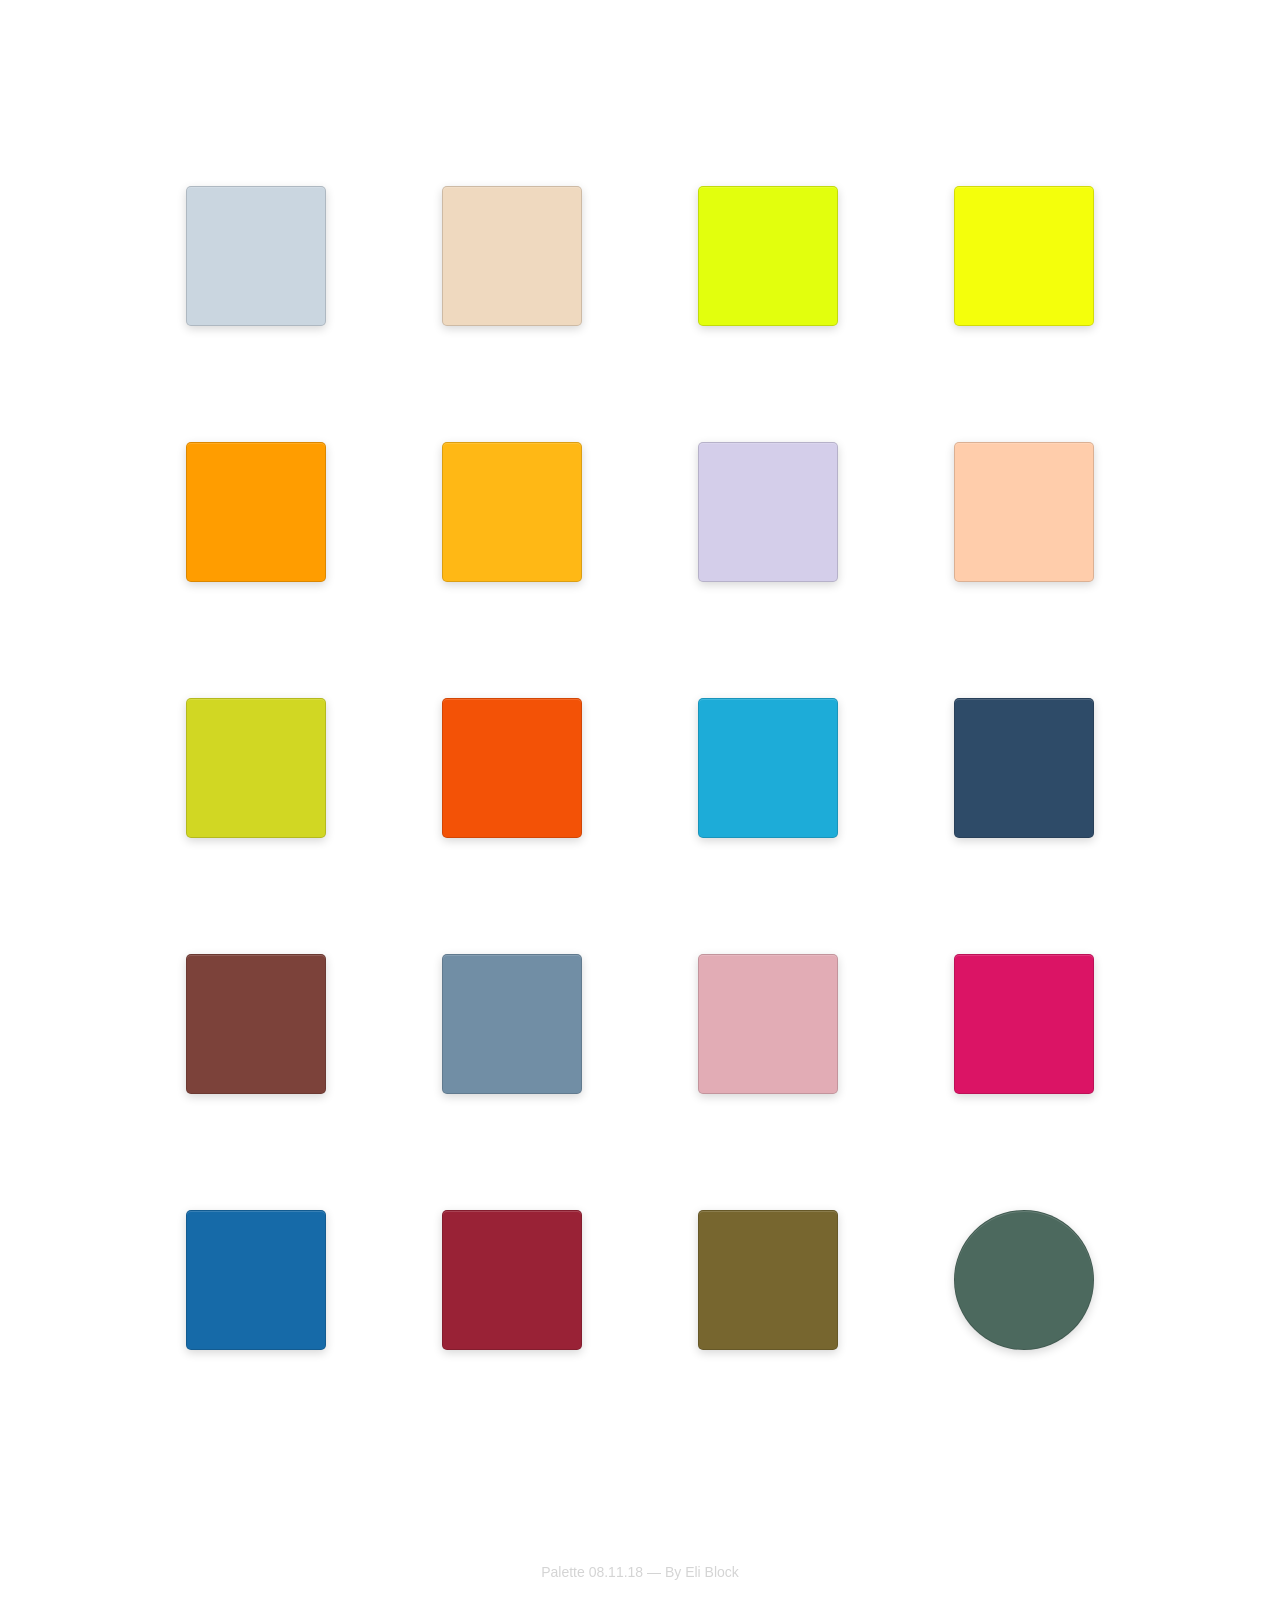
<file: index.html>
<!DOCTYPE html>
<!--  This site was created in Webflow. http://www.webflow.com  -->
<!--  Last Published: Sat Aug 11 2018 16:53:17 GMT+0000 (UTC)  -->
<html data-wf-page="5b6ef25fe5d6e241b0ea4d8c" data-wf-site="5b6ef25fe5d6e2bbf6ea4d8b">
<head>
  <meta charset="utf-8">
  <title>Palette 08.11.18</title>
  <meta content="width=device-width, initial-scale=1" name="viewport">
  <meta content="Webflow" name="generator">
  <link href="css/normalize.css" rel="stylesheet" type="text/css">
  <link href="css/webflow.css" rel="stylesheet" type="text/css">
  <link href="css/palette2018-2.webflow.css" rel="stylesheet" type="text/css">
  <!-- [if lt IE 9]><script src="https://cdnjs.cloudflare.com/ajax/libs/html5shiv/3.7.3/html5shiv.min.js" type="text/javascript"></script><![endif] -->
  <script type="text/javascript">!function(o,c){var n=c.documentElement,t=" w-mod-";n.className+=t+"js",("ontouchstart"in o||o.DocumentTouch&&c instanceof DocumentTouch)&&(n.className+=t+"touch")}(window,document);</script>
  <link href="images/32.png" rel="shortcut icon" type="image/x-icon">
  <link href="images/256.png" rel="apple-touch-icon">
</head>
<body>
  <div class="palette-container w-hidden-small w-hidden-tiny">
    <div class="color-row w-row">
      <div class="column w-col w-col-3 w-col-small-small-stack w-col-tiny-tiny-stack">
        <div class="color-1"><strong>#CAD6E0</strong><br>Fog Grey</div>
      </div>
      <div class="column-2 w-col w-col-3 w-col-small-small-stack w-col-tiny-tiny-stack">
        <div class="color-2"><strong>#EFD9BF</strong><br>Putty</div>
      </div>
      <div class="column-3 w-col w-col-3 w-col-small-small-stack w-col-tiny-tiny-stack">
        <div class="color-3"><strong>#E2FF0D</strong><br>Ye Green</div>
      </div>
      <div class="column-4 w-col w-col-3 w-col-small-small-stack w-col-tiny-tiny-stack">
        <div class="color-4"><strong>#F4FF0B</strong><br>Limonata</div>
      </div>
    </div>
    <div class="color-row w-row">
      <div class="column w-col w-col-3">
        <div class="color-5"><strong>#FF9D00</strong><br>Petroglyph</div>
      </div>
      <div class="column-2 w-col w-col-3">
        <div class="color-6"><strong>#FFB815</strong><br>Sulfur</div>
      </div>
      <div class="column-3 w-col w-col-3">
        <div class="color-7"><strong>#D4CEEA</strong><br>Light Purple</div>
      </div>
      <div class="column-4 w-col w-col-3">
        <div class="color-8"><strong>#FFCDAB</strong><br>Peach</div>
      </div>
    </div>
    <div class="color-row w-row">
      <div class="column w-col w-col-3">
        <div class="color-9"><strong>#D1D723</strong><br>Acid</div>
      </div>
      <div class="column-2 w-col w-col-3">
        <div class="color-10"><strong>#F35206</strong><br>Foundation Red</div>
      </div>
      <div class="column-3 w-col w-col-3">
        <div class="color-11"><strong>#1DACD8</strong><br>Sky Blue</div>
      </div>
      <div class="column-4 w-col w-col-3">
        <div class="color-12"><strong>#2E4B68</strong><br>Solid Blue</div>
      </div>
    </div>
    <div class="color-row w-row">
      <div class="column w-col w-col-3">
        <div class="color-13"><strong>#7C423A</strong><br>Chocolate</div>
      </div>
      <div class="column-2 w-col w-col-3">
        <div class="color-14"><strong>#718EA5</strong><br>Blue-Grey</div>
      </div>
      <div class="column-3 w-col w-col-3">
        <div class="color-15"><strong>#E2ACB5</strong><br>Light Pink</div>
      </div>
      <div class="column-4 w-col w-col-3">
        <div class="color-16"><strong>#DB1465</strong><br>Violet Red</div>
      </div>
    </div>
    <div class="color-row w-row">
      <div class="column w-col w-col-3">
        <div class="color-17"><strong>#166AA8</strong><br>Deep Sea</div>
      </div>
      <div class="column-2 w-col w-col-3">
        <div class="color-18"><strong>#992236</strong><br>Marble</div>
      </div>
      <div class="column-3 w-col w-col-3">
        <div class="color-19"><strong>#77662F</strong><br>Fossil</div>
      </div>
      <div class="column-4 w-col w-col-3">
        <div class="color-20"><strong>#4C695E</strong><br>Gloom</div>
      </div>
    </div>
  </div>
  <div class="palette-container w-hidden-main w-hidden-medium">
    <div class="color-row w-row">
      <div class="column w-col w-col-6">
        <div class="color-1"><strong>#CAD6E0</strong><br>Fog Grey</div>
      </div>
      <div class="column-2 w-col w-col-6">
        <div class="color-2"><strong>#EFD9BF</strong><br>Putty</div>
      </div>
    </div>
    <div class="color-row w-row">
      <div class="column w-col w-col-6 w-col-small-small-stack">
        <div class="color-3"><strong>#E2FF0D</strong><br>Ye Green</div>
      </div>
      <div class="column-2 w-col w-col-6 w-col-small-small-stack">
        <div class="color-4"><strong>#F4FF0B</strong><br>Limonata</div>
      </div>
    </div>
    <div class="color-row w-row">
      <div class="column w-col w-col-6">
        <div class="color-5"><strong>#FF9D00</strong><br>Petroglyph</div>
      </div>
      <div class="column-2 w-col w-col-6">
        <div class="color-6"><strong>#FFB815</strong><br>Sulfur</div>
      </div>
    </div>
    <div class="color-row w-row">
      <div class="column w-col w-col-6">
        <div class="color-7"><strong>#D4CEEA</strong><br>Light Purple</div>
      </div>
      <div class="column-2 w-col w-col-6">
        <div class="color-8"><strong>#FFCDAB</strong><br>Peach</div>
      </div>
    </div>
    <div class="color-row w-row">
      <div class="column w-col w-col-6">
        <div class="color-9"><strong>#D1D723</strong><br>Acid</div>
      </div>
      <div class="column-2 w-col w-col-6">
        <div class="color-10"><strong>#F35206</strong><br>Foundation Red</div>
      </div>
    </div>
    <div class="color-row w-row">
      <div class="column w-col w-col-6">
        <div class="color-11"><strong>#1DACD8</strong><br>Sky Blue</div>
      </div>
      <div class="column-2 w-col w-col-6">
        <div class="color-12"><strong>#2E4B68</strong><br>Solid Blue</div>
      </div>
    </div>
    <div class="color-row w-row">
      <div class="column w-col w-col-6">
        <div class="color-13"><strong>#7C423A</strong><br>Chocolate</div>
      </div>
      <div class="column-2 w-col w-col-6">
        <div class="color-14"><strong>#718EA5</strong><br>Blue-Grey</div>
      </div>
    </div>
    <div class="color-row w-row">
      <div class="column w-col w-col-6">
        <div class="color-15"><strong>#E2ACB5</strong><br>Light Pink</div>
      </div>
      <div class="column-2 w-col w-col-6">
        <div class="color-16"><strong>#DB1465</strong><br>Violet Red</div>
      </div>
    </div>
    <div class="color-row w-row">
      <div class="column w-col w-col-6">
        <div class="color-17"><strong>#166AA8</strong><br>Deep Sea</div>
      </div>
      <div class="column-2 w-col w-col-6">
        <div class="color-18"><strong>#992236</strong><br>Marble</div>
      </div>
    </div>
    <div class="color-row w-row">
      <div class="column w-col w-col-6">
        <div class="color-19"><strong>#77662F</strong><br>Fossil</div>
      </div>
      <div class="column-2 w-col w-col-6">
        <div class="color-20"><strong>#4C695E</strong><br>Gloom</div>
      </div>
    </div>
  </div>
  <div class="footer">
    <div class="text-block">Palette 08.11.18 — By <a href="http://eli-block.com" target="_blank" class="link-footer">Eli Block</a></div>
  </div>
  <script src="https://code.jquery.com/jquery-3.3.1.min.js" type="text/javascript" integrity="sha256-FgpCb/KJQlLNfOu91ta32o/NMZxltwRo8QtmkMRdAu8=" crossorigin="anonymous"></script>
  <script src="js/webflow.js" type="text/javascript"></script>
  <!-- [if lte IE 9]><script src="https://cdnjs.cloudflare.com/ajax/libs/placeholders/3.0.2/placeholders.min.js"></script><![endif] -->
</body>
</html>
</file>
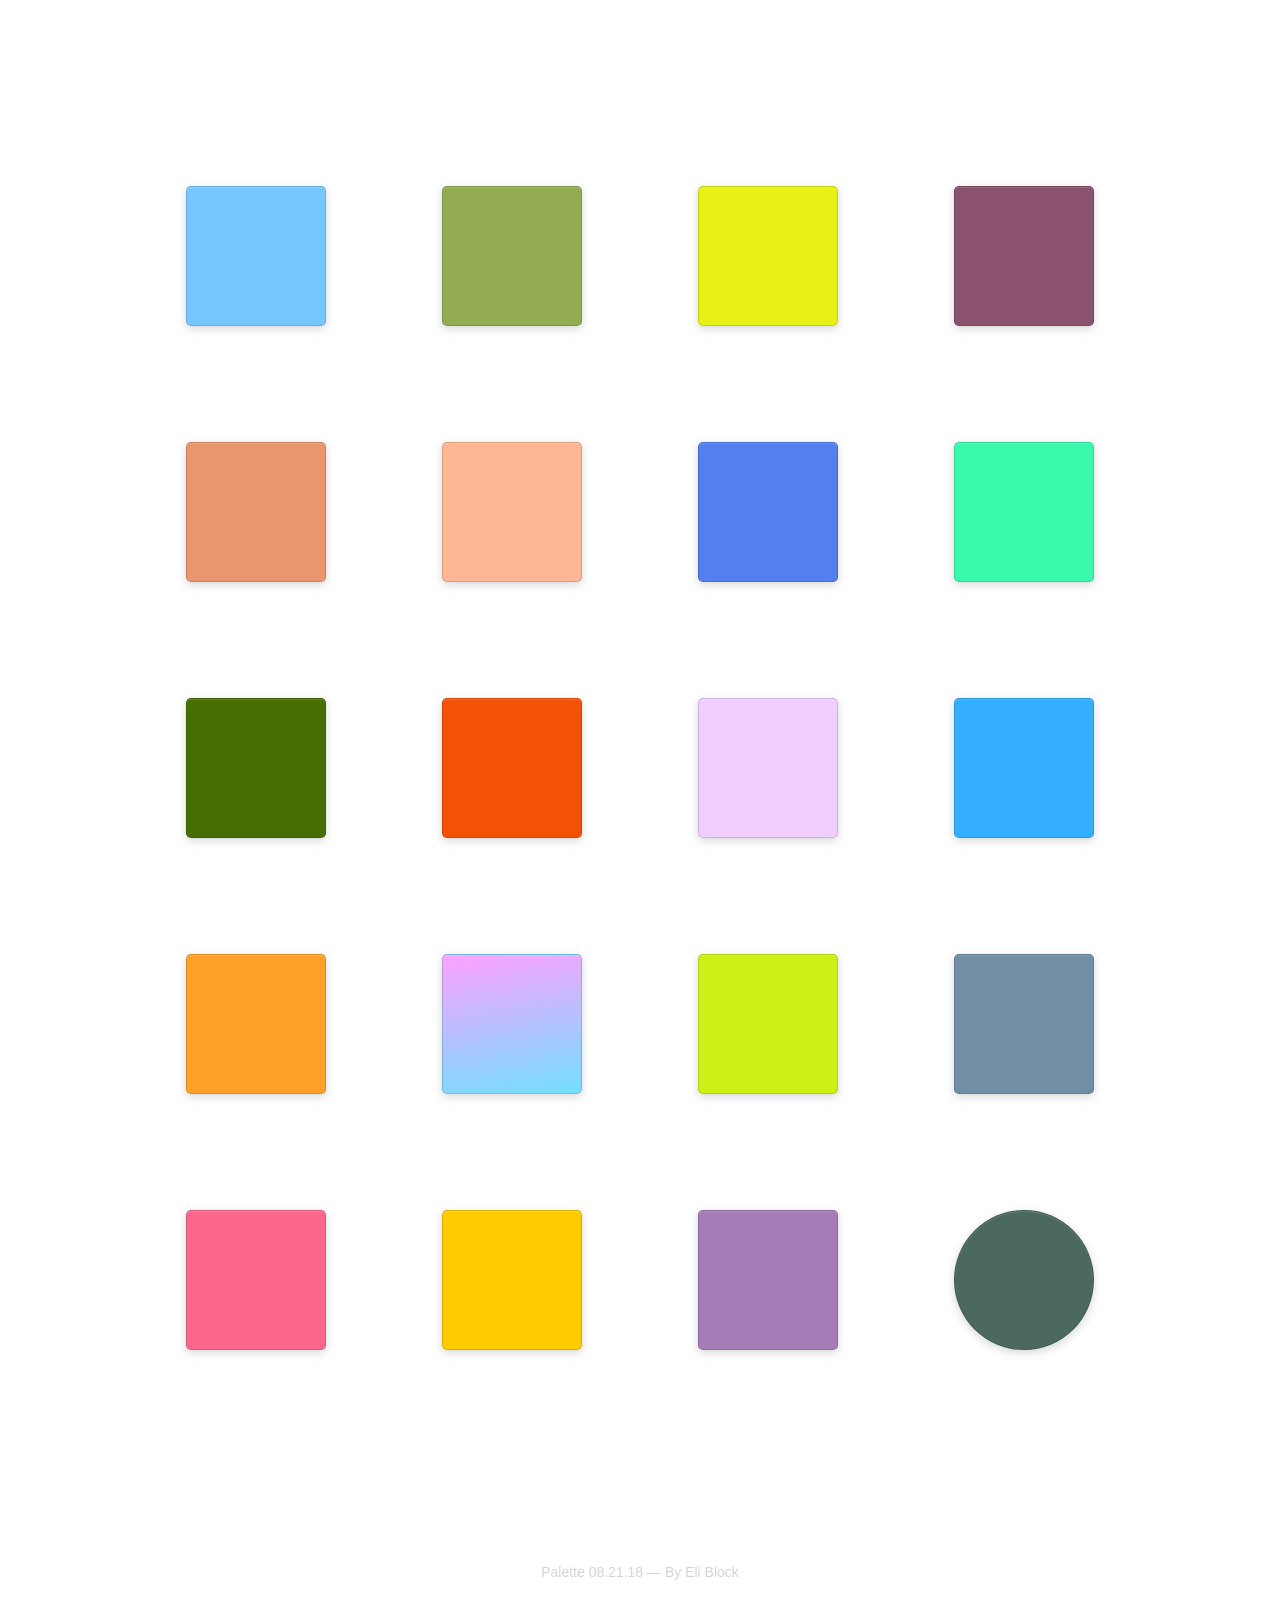
<file: 08.21.18/index.html>
<!DOCTYPE html>
<!--  This site was created in Webflow. http://www.webflow.com  -->
<!--  Last Published: Sun Jul 29 2018 21:43:58 GMT+0000 (UTC)  -->
<html data-wf-page="5b53590d4486f887988ba189" data-wf-site="5b53590d4486f80ba18ba188">
<head>
  <meta charset="utf-8">
  <title>Palette 08.21.18</title>
  <meta content="width=device-width, initial-scale=1" name="viewport">
  <meta content="Webflow" name="generator">
  <link href="css/normalize.css" rel="stylesheet" type="text/css">
  <link href="css/webflow.css" rel="stylesheet" type="text/css">
  <link href="css/palette2018.webflow.css" rel="stylesheet" type="text/css">
  <!-- [if lt IE 9]><script src="https://cdnjs.cloudflare.com/ajax/libs/html5shiv/3.7.3/html5shiv.min.js" type="text/javascript"></script><![endif] -->
  <script type="text/javascript">!function(o,c){var n=c.documentElement,t=" w-mod-";n.className+=t+"js",("ontouchstart"in o||o.DocumentTouch&&c instanceof DocumentTouch)&&(n.className+=t+"touch")}(window,document);</script>
  <link href="images/32.png" rel="shortcut icon" type="image/x-icon">
  <link href="images/256.png" rel="apple-touch-icon">
</head>
<body>
  <div class="palette-container w-hidden-small w-hidden-tiny">
    <div class="color-row w-row">
      <div class="column w-col w-col-3 w-col-small-small-stack w-col-tiny-tiny-stack">
        <div class="color-1"><strong>#77C7FF</strong><br>Blueprint</div>
      </div>
      <div class="column-2 w-col w-col-3 w-col-small-small-stack w-col-tiny-tiny-stack">
        <div class="color-2"><strong>#93AC54</strong><br>Powder Green</div>
      </div>
      <div class="column-3 w-col w-col-3 w-col-small-small-stack w-col-tiny-tiny-stack">
        <div class="color-3"><strong>#E8F115</strong><br>Summer Green</div>
      </div>
      <div class="column-4 w-col w-col-3 w-col-small-small-stack w-col-tiny-tiny-stack">
        <div class="color-4"><strong>#8A526D</strong><br>Dark Plum</div>
      </div>
    </div>
    <div class="color-row w-row">
      <div class="column w-col w-col-3">
        <div class="color-5"><strong>#E9966F</strong><br>Dark Peach</div>
      </div>
      <div class="column-2 w-col w-col-3">
        <div class="color-6"><strong>#FFB694</strong><br>Light Peach</div>
      </div>
      <div class="column-3 w-col w-col-3">
        <div class="color-7"><strong>#547FEE</strong><br>Gate Blue</div>
      </div>
      <div class="column-4 w-col w-col-3">
        <div class="color-8"><strong>#3AF8AC</strong><br>Insight Teal</div>
      </div>
    </div>
    <div class="color-row w-row">
      <div class="column w-col w-col-3">
        <div class="color-9"><strong>#476E02</strong><br>Favorite Green</div>
      </div>
      <div class="column-2 w-col w-col-3">
        <div class="color-10"><strong>#F35206</strong><br>Foundation Red</div>
      </div>
      <div class="column-3 w-col w-col-3">
        <div class="color-11"><strong>#F0CFFF</strong><br>Eighth Grade</div>
      </div>
      <div class="column-4 w-col w-col-3">
        <div class="color-12"><strong>#34AEFF</strong><br>Solid Blue</div>
      </div>
    </div>
    <div class="color-row w-row">
      <div class="column w-col w-col-3">
        <div class="color-13"><strong>#FFA128</strong><br>Mandarinello</div>
      </div>
      <div class="column-2 w-col w-col-3">
        <div class="color-14"><strong>#FDA2FD<br>#73DEFF</strong><br>Hinn Social</div>
      </div>
      <div class="column-3 w-col w-col-3">
        <div class="color-15"><strong>#CEF115</strong><br>Ye Green</div>
      </div>
      <div class="column-4 w-col w-col-3">
        <div class="color-16"><strong>#718EA5</strong><br>Pleasant Grey</div>
      </div>
    </div>
    <div class="color-row w-row">
      <div class="column w-col w-col-3">
        <div class="color-17"><strong>#FA678A</strong><br>Trophy Pink</div>
      </div>
      <div class="column-2 w-col w-col-3">
        <div class="color-18"><strong>#FC0FC0</strong><br>Picasso Yellow</div>
      </div>
      <div class="column-3 w-col w-col-3">
        <div class="color-19"><strong>#A47DB6</strong><br>Rough Purple</div>
      </div>
      <div class="column-4 w-col w-col-3">
        <div class="color-20"><strong>#4C695E</strong><br>Gloom</div>
      </div>
    </div>
  </div>
  <div class="palette-container w-hidden-main w-hidden-medium">
    <div class="color-row w-row">
      <div class="column w-col w-col-6">
        <div class="color-1"><strong>#77C7FF</strong><br>Blueprint</div>
      </div>
      <div class="column-2 w-col w-col-6">
        <div class="color-2"><strong>#93AC54</strong><br>Powder Green</div>
      </div>
    </div>
    <div class="color-row w-row">
      <div class="column w-col w-col-6 w-col-small-small-stack">
        <div class="color-3"><strong>#E8F115</strong><br>Summer Green</div>
      </div>
      <div class="column-2 w-col w-col-6 w-col-small-small-stack">
        <div class="color-4"><strong>#8A526D</strong><br>Dark Plum</div>
      </div>
    </div>
    <div class="color-row w-row">
      <div class="column w-col w-col-6">
        <div class="color-5"><strong>#E9966F</strong><br>Dark Peach</div>
      </div>
      <div class="column-2 w-col w-col-6">
        <div class="color-6"><strong>#FFB694</strong><br>Light Peach</div>
      </div>
    </div>
    <div class="color-row w-row">
      <div class="column w-col w-col-6">
        <div class="color-7"><strong>#547FEE</strong><br>Gate Blue</div>
      </div>
      <div class="column-2 w-col w-col-6">
        <div class="color-8"><strong>#3AF8AC</strong><br>Insight Teal</div>
      </div>
    </div>
    <div class="color-row w-row">
      <div class="column w-col w-col-6">
        <div class="color-9"><strong>#476E02</strong><br>Favorite Green</div>
      </div>
      <div class="column-2 w-col w-col-6">
        <div class="color-10"><strong>#F35206</strong><br>Foundation Red</div>
      </div>
    </div>
    <div class="color-row w-row">
      <div class="column w-col w-col-6">
        <div class="color-11"><strong>#F0CFFF</strong><br>Eighth Grade</div>
      </div>
      <div class="column-2 w-col w-col-6">
        <div class="color-12"><strong>#34AEFF</strong><br>Solid Blue</div>
      </div>
    </div>
    <div class="color-row w-row">
      <div class="column w-col w-col-6">
        <div class="color-13"><strong>#FFA128</strong><br>Mandarinello</div>
      </div>
      <div class="column-2 w-col w-col-6">
        <div class="color-14"><strong>#FDA2FD<br>#73DEFF</strong><br>Hinn Social</div>
      </div>
    </div>
    <div class="color-row w-row">
      <div class="column w-col w-col-6">
        <div class="color-15"><strong>#CEF115</strong><br>Ye Green</div>
      </div>
      <div class="column-2 w-col w-col-6">
        <div class="color-16"><strong>#718EA5</strong><br>Pleasant Grey</div>
      </div>
    </div>
    <div class="color-row w-row">
      <div class="column w-col w-col-6">
        <div class="color-17"><strong>#FA678A</strong><br>Trophy Pink</div>
      </div>
      <div class="column-2 w-col w-col-6">
        <div class="color-18"><strong>#FC0FC0</strong><br>Picasso Yellow</div>
      </div>
    </div>
    <div class="color-row w-row">
      <div class="column w-col w-col-6">
        <div class="color-19"><strong>#A47DB6</strong><br>Rough Purple</div>
      </div>
      <div class="column-2 w-col w-col-6">
        <div class="color-20"><strong>#4C695E</strong><br>Gloom</div>
      </div>
    </div>
  </div>
  <div class="footer">
    <div class="text-block">Palette 08.21.18 — By <a href="http://eli-block.com" target="_blank" class="link-footer">Eli Block</a></div>
  </div>
  <script src="https://code.jquery.com/jquery-3.3.1.min.js" type="text/javascript" integrity="sha256-FgpCb/KJQlLNfOu91ta32o/NMZxltwRo8QtmkMRdAu8=" crossorigin="anonymous"></script>
  <script src="js/webflow.js" type="text/javascript"></script>
  <!-- [if lte IE 9]><script src="https://cdnjs.cloudflare.com/ajax/libs/placeholders/3.0.2/placeholders.min.js"></script><![endif] -->
</body>
</html>
</file>
<file: css/webflow.css>
@font-face {
  font-family: 'webflow-icons';
  src: url("[data-uri]") format('truetype');
  font-weight: normal;
  font-style: normal;
}
[class^="w-icon-"],
[class*=" w-icon-"] {
  /* use !important to prevent issues with browser extensions that change fonts */
  font-family: 'webflow-icons' !important;
  speak: none;
  font-style: normal;
  font-weight: normal;
  font-variant: normal;
  text-transform: none;
  line-height: 1;
  /* Better Font Rendering =========== */
  -webkit-font-smoothing: antialiased;
  -moz-osx-font-smoothing: grayscale;
}
.w-icon-slider-right:before {
  content: "\e600";
}
.w-icon-slider-left:before {
  content: "\e601";
}
.w-icon-nav-menu:before {
  content: "\e602";
}
.w-icon-arrow-down:before,
.w-icon-dropdown-toggle:before {
  content: "\e603";
}
.w-icon-file-upload-remove:before {
  content: "\e900";
}
.w-icon-file-upload-icon:before {
  content: "\e903";
}
* {
  -webkit-box-sizing: border-box;
  -moz-box-sizing: border-box;
  box-sizing: border-box;
}
html {
  height: 100%;
}
body {
  margin: 0;
  min-height: 100%;
  background-color: #fff;
  font-family: Arial, sans-serif;
  font-size: 14px;
  line-height: 20px;
  color: #333;
}
img {
  max-width: 100%;
  vertical-align: middle;
  display: inline-block;
}
html.w-mod-touch * {
  background-attachment: scroll !important;
}
.w-block {
  display: block;
}
.w-inline-block {
  max-width: 100%;
  display: inline-block;
}
.w-clearfix:before,
.w-clearfix:after {
  content: " ";
  display: table;
}
.w-clearfix:after {
  clear: both;
}
.w-hidden {
  display: none;
}
.w-button {
  display: inline-block;
  padding: 9px 15px;
  background-color: #3898EC;
  color: white;
  border: 0;
  line-height: inherit;
  text-decoration: none;
  cursor: pointer;
  border-radius: 0;
}
input.w-button {
  -webkit-appearance: button;
}
html[data-w-dynpage] [data-w-cloak] {
  color: transparent !important;
}
.w-webflow-badge,
.w-webflow-badge * {
  position: static;
  left: auto;
  top: auto;
  right: auto;
  bottom: auto;
  z-index: auto;
  display: block;
  visibility: visible;
  overflow: visible;
  overflow-x: visible;
  overflow-y: visible;
  box-sizing: border-box;
  width: auto;
  height: auto;
  max-height: none;
  max-width: none;
  min-height: 0;
  min-width: 0;
  margin: 0;
  padding: 0;
  float: none;
  clear: none;
  border: 0 none transparent;
  border-radius: 0;
  background: none;
  background-image: none;
  background-position: 0% 0%;
  background-size: auto auto;
  background-repeat: repeat;
  background-origin: padding-box;
  background-clip: border-box;
  background-attachment: scroll;
  background-color: transparent;
  box-shadow: none;
  opacity: 1.0;
  transform: none;
  transition: none;
  direction: ltr;
  font-family: inherit;
  font-weight: inherit;
  color: inherit;
  font-size: inherit;
  line-height: inherit;
  font-style: inherit;
  font-variant: inherit;
  text-align: inherit;
  letter-spacing: inherit;
  text-decoration: inherit;
  text-indent: 0;
  text-transform: inherit;
  list-style-type: disc;
  text-shadow: none;
  font-smoothing: auto;
  vertical-align: baseline;
  cursor: inherit;
  white-space: inherit;
  word-break: normal;
  word-spacing: normal;
  word-wrap: normal;
}
.w-webflow-badge {
  position: fixed !important;
  display: inline-block !important;
  visibility: visible !important;
  opacity: 1 !important;
  z-index: 2147483647 !important;
  top: auto !important;
  right: 12px !important;
  bottom: 12px !important;
  left: auto !important;
  color: #AAADB0 !important;
  background-color: #fff !important;
  border-radius: 3px !important;
  padding: 6px 8px 6px 6px !important;
  font-size: 12px !important;
  opacity: 1.0 !important;
  line-height: 14px !important;
  text-decoration: none !important;
  transform: none !important;
  margin: 0 !important;
  width: auto !important;
  height: auto !important;
  overflow: visible !important;
  white-space: nowrap;
  box-shadow: 0 0 0 1px rgba(0, 0, 0, 0.1), 0px 1px 3px rgba(0, 0, 0, 0.1);
}
.w-webflow-badge > img {
  display: inline-block !important;
  visibility: visible !important;
  opacity: 1 !important;
  vertical-align: middle !important;
}
h1,
h2,
h3,
h4,
h5,
h6 {
  font-weight: bold;
  margin-bottom: 10px;
}
h1 {
  font-size: 38px;
  line-height: 44px;
  margin-top: 20px;
}
h2 {
  font-size: 32px;
  line-height: 36px;
  margin-top: 20px;
}
h3 {
  font-size: 24px;
  line-height: 30px;
  margin-top: 20px;
}
h4 {
  font-size: 18px;
  line-height: 24px;
  margin-top: 10px;
}
h5 {
  font-size: 14px;
  line-height: 20px;
  margin-top: 10px;
}
h6 {
  font-size: 12px;
  line-height: 18px;
  margin-top: 10px;
}
p {
  margin-top: 0;
  margin-bottom: 10px;
}
blockquote {
  margin: 0 0 10px 0;
  padding: 10px 20px;
  border-left: 5px solid #E2E2E2;
  font-size: 18px;
  line-height: 22px;
}
figure {
  margin: 0;
  margin-bottom: 10px;
}
figcaption {
  margin-top: 5px;
  text-align: center;
}
ul,
ol {
  margin-top: 0px;
  margin-bottom: 10px;
  padding-left: 40px;
}
.w-list-unstyled {
  padding-left: 0;
  list-style: none;
}
.w-embed:before,
.w-embed:after {
  content: " ";
  display: table;
}
.w-embed:after {
  clear: both;
}
.w-video {
  width: 100%;
  position: relative;
  padding: 0;
}
.w-video iframe,
.w-video object,
.w-video embed {
  position: absolute;
  top: 0;
  left: 0;
  width: 100%;
  height: 100%;
}
fieldset {
  padding: 0;
  margin: 0;
  border: 0;
}
button,
html input[type="button"],
input[type="reset"] {
  border: 0;
  cursor: pointer;
  -webkit-appearance: button;
}
.w-form {
  margin: 0 0 15px;
}
.w-form-done {
  display: none;
  padding: 20px;
  text-align: center;
  background-color: #dddddd;
}
.w-form-fail {
  display: none;
  margin-top: 10px;
  padding: 10px;
  background-color: #ffdede;
}
label {
  display: block;
  margin-bottom: 5px;
  font-weight: bold;
}
.w-input,
.w-select {
  display: block;
  width: 100%;
  height: 38px;
  padding: 8px 12px;
  margin-bottom: 10px;
  font-size: 14px;
  line-height: 1.428571429;
  color: #333333;
  vertical-align: middle;
  background-color: #ffffff;
  border: 1px solid #cccccc;
}
.w-input:-moz-placeholder,
.w-select:-moz-placeholder {
  color: #999;
}
.w-input::-moz-placeholder,
.w-select::-moz-placeholder {
  color: #999;
  opacity: 1;
}
.w-input:-ms-input-placeholder,
.w-select:-ms-input-placeholder {
  color: #999;
}
.w-input::-webkit-input-placeholder,
.w-select::-webkit-input-placeholder {
  color: #999;
}
.w-input:focus,
.w-select:focus {
  border-color: #3898EC;
  outline: 0;
}
.w-input[disabled],
.w-select[disabled],
.w-input[readonly],
.w-select[readonly],
fieldset[disabled] .w-input,
fieldset[disabled] .w-select {
  cursor: not-allowed;
  background-color: #eeeeee;
}
textarea.w-input,
textarea.w-select {
  height: auto;
}
.w-select {
  background-image: -webkit-linear-gradient(white 0%, #f3f3f3 100%);
  background-image: linear-gradient(white 0%, #f3f3f3 100%);
}
.w-select[multiple] {
  height: auto;
}
.w-form-label {
  display: inline-block;
  cursor: pointer;
  font-weight: normal;
  margin-bottom: 0px;
}
.w-checkbox,
.w-radio {
  display: block;
  margin-bottom: 5px;
  padding-left: 20px;
}
.w-checkbox:before,
.w-radio:before,
.w-checkbox:after,
.w-radio:after {
  content: " ";
  display: table;
}
.w-checkbox:after,
.w-radio:after {
  clear: both;
}
.w-checkbox-input,
.w-radio-input {
  margin: 4px 0 0;
  margin-top: 1px \9;
  line-height: normal;
  float: left;
  margin-left: -20px;
}
.w-radio-input {
  margin-top: 3px;
}
.w-file-upload {
  display: block;
  margin-bottom: 10px;
}
.w-file-upload-input {
  width: 0.1px;
  height: 0.1px;
  opacity: 0;
  overflow: hidden;
  position: absolute;
  z-index: -100;
}
.w-file-upload-default,
.w-file-upload-uploading,
.w-file-upload-success {
  display: inline-block;
  color: #333333;
}
.w-file-upload-error {
  display: block;
  margin-top: 10px;
}
.w-file-upload-default.w-hidden,
.w-file-upload-uploading.w-hidden,
.w-file-upload-error.w-hidden,
.w-file-upload-success.w-hidden {
  display: none;
}
.w-file-upload-uploading-btn {
  display: flex;
  font-size: 14px;
  font-weight: normal;
  cursor: pointer;
  margin: 0;
  padding: 8px 12px;
  border: 1px solid #cccccc;
  background-color: #fafafa;
}
.w-file-upload-uploading-bg-img {
  display: inline-block;
  padding-left: 40px;
  background-image: url("[data-uri]");
  background-position: 12px 50%;
  background-size: 20px 20px;
  background-repeat: no-repeat;
}
.w-file-upload-file {
  display: flex;
  flex-grow: 1;
  justify-content: space-between;
  margin: 0;
  padding: 8px 9px 8px 11px;
  border: 1px solid #cccccc;
  background-color: #fafafa;
}
.w-file-upload-file-name {
  font-size: 14px;
  font-weight: normal;
  display: block;
}
.w-file-remove-link {
  margin-top: 3px;
  margin-left: 10px;
  width: auto;
  height: auto;
  padding: 3px;
  display: block;
  cursor: pointer;
}
.w-icon-file-upload-remove {
  margin: auto;
  font-size: 10px;
}
.w-file-upload-error-msg {
  display: inline-block;
  color: #ea384c;
  padding: 2px 0;
}
.w-file-upload-info {
  display: inline-block;
  line-height: 38px;
  padding: 0 12px;
}
.w-file-upload-label {
  display: inline-block;
  font-size: 14px;
  font-weight: normal;
  cursor: pointer;
  margin: 0;
  padding: 8px 12px;
  border: 1px solid #cccccc;
  background-color: #fafafa;
}
.w-file-upload-label-bg-img {
  padding-left: 40px;
  background-image: url("[data-uri]");
  background-position: 12px 50%;
  background-size: 20px 20px;
  background-repeat: no-repeat;
}
.w-icon-file-upload-icon,
.w-icon-file-upload-uploading {
  display: inline-block;
  margin-right: 8px;
  width: 20px;
}
.w-icon-file-upload-uploading {
  height: 20px;
}
.w-container {
  margin-left: auto;
  margin-right: auto;
  max-width: 940px;
}
.w-container:before,
.w-container:after {
  content: " ";
  display: table;
}
.w-container:after {
  clear: both;
}
.w-container .w-row {
  margin-left: -10px;
  margin-right: -10px;
}
.w-row:before,
.w-row:after {
  content: " ";
  display: table;
}
.w-row:after {
  clear: both;
}
.w-row .w-row {
  margin-left: 0;
  margin-right: 0;
}
.w-col {
  position: relative;
  float: left;
  width: 100%;
  min-height: 1px;
  padding-left: 10px;
  padding-right: 10px;
}
.w-col .w-col {
  padding-left: 0;
  padding-right: 0;
}
.w-col-1 {
  width: 8.33333333%;
}
.w-col-2 {
  width: 16.66666667%;
}
.w-col-3 {
  width: 25%;
}
.w-col-4 {
  width: 33.33333333%;
}
.w-col-5 {
  width: 41.66666667%;
}
.w-col-6 {
  width: 50%;
}
.w-col-7 {
  width: 58.33333333%;
}
.w-col-8 {
  width: 66.66666667%;
}
.w-col-9 {
  width: 75%;
}
.w-col-10 {
  width: 83.33333333%;
}
.w-col-11 {
  width: 91.66666667%;
}
.w-col-12 {
  width: 100%;
}
.w-hidden-main {
  display: none !important;
}
@media screen and (max-width: 991px) {
  .w-container {
    max-width: 728px;
  }
  .w-hidden-main {
    display: inherit !important;
  }
  .w-hidden-medium {
    display: none !important;
  }
  .w-col-medium-1 {
    width: 8.33333333%;
  }
  .w-col-medium-2 {
    width: 16.66666667%;
  }
  .w-col-medium-3 {
    width: 25%;
  }
  .w-col-medium-4 {
    width: 33.33333333%;
  }
  .w-col-medium-5 {
    width: 41.66666667%;
  }
  .w-col-medium-6 {
    width: 50%;
  }
  .w-col-medium-7 {
    width: 58.33333333%;
  }
  .w-col-medium-8 {
    width: 66.66666667%;
  }
  .w-col-medium-9 {
    width: 75%;
  }
  .w-col-medium-10 {
    width: 83.33333333%;
  }
  .w-col-medium-11 {
    width: 91.66666667%;
  }
  .w-col-medium-12 {
    width: 100%;
  }
  .w-col-stack {
    width: 100%;
    left: auto;
    right: auto;
  }
}
@media screen and (max-width: 767px) {
  .w-hidden-main {
    display: inherit !important;
  }
  .w-hidden-medium {
    display: inherit !important;
  }
  .w-hidden-small {
    display: none !important;
  }
  .w-row,
  .w-container .w-row {
    margin-left: 0;
    margin-right: 0;
  }
  .w-col {
    width: 100%;
    left: auto;
    right: auto;
  }
  .w-col-small-1 {
    width: 8.33333333%;
  }
  .w-col-small-2 {
    width: 16.66666667%;
  }
  .w-col-small-3 {
    width: 25%;
  }
  .w-col-small-4 {
    width: 33.33333333%;
  }
  .w-col-small-5 {
    width: 41.66666667%;
  }
  .w-col-small-6 {
    width: 50%;
  }
  .w-col-small-7 {
    width: 58.33333333%;
  }
  .w-col-small-8 {
    width: 66.66666667%;
  }
  .w-col-small-9 {
    width: 75%;
  }
  .w-col-small-10 {
    width: 83.33333333%;
  }
  .w-col-small-11 {
    width: 91.66666667%;
  }
  .w-col-small-12 {
    width: 100%;
  }
}
@media screen and (max-width: 479px) {
  .w-container {
    max-width: none;
  }
  .w-hidden-main {
    display: inherit !important;
  }
  .w-hidden-medium {
    display: inherit !important;
  }
  .w-hidden-small {
    display: inherit !important;
  }
  .w-hidden-tiny {
    display: none !important;
  }
  .w-col {
    width: 100%;
  }
  .w-col-tiny-1 {
    width: 8.33333333%;
  }
  .w-col-tiny-2 {
    width: 16.66666667%;
  }
  .w-col-tiny-3 {
    width: 25%;
  }
  .w-col-tiny-4 {
    width: 33.33333333%;
  }
  .w-col-tiny-5 {
    width: 41.66666667%;
  }
  .w-col-tiny-6 {
    width: 50%;
  }
  .w-col-tiny-7 {
    width: 58.33333333%;
  }
  .w-col-tiny-8 {
    width: 66.66666667%;
  }
  .w-col-tiny-9 {
    width: 75%;
  }
  .w-col-tiny-10 {
    width: 83.33333333%;
  }
  .w-col-tiny-11 {
    width: 91.66666667%;
  }
  .w-col-tiny-12 {
    width: 100%;
  }
}
.w-widget {
  position: relative;
}
.w-widget-map {
  width: 100%;
  height: 400px;
}
.w-widget-map label {
  width: auto;
  display: inline;
}
.w-widget-map img {
  max-width: inherit;
}
.w-widget-map .gm-style-iw {
  width: 90% !important;
  height: auto !important;
  top: 7px !important;
  left: 6% !important;
  display: inline;
  text-align: center;
  overflow: hidden;
}
.w-widget-map .gm-style-iw + div {
  display: none;
}
.w-widget-twitter {
  overflow: hidden;
}
.w-widget-twitter-count-shim {
  display: inline-block;
  vertical-align: top;
  position: relative;
  width: 28px;
  height: 20px;
  text-align: center;
  background: white;
  border: #758696 solid 1px;
  border-radius: 3px;
}
.w-widget-twitter-count-shim * {
  pointer-events: none;
  -webkit-user-select: none;
  -moz-user-select: none;
  -ms-user-select: none;
  user-select: none;
}
.w-widget-twitter-count-shim .w-widget-twitter-count-inner {
  position: relative;
  font-size: 15px;
  line-height: 12px;
  text-align: center;
  color: #999;
  font-family: serif;
}
.w-widget-twitter-count-shim .w-widget-twitter-count-clear {
  position: relative;
  display: block;
}
.w-widget-twitter-count-shim.w--large {
  width: 36px;
  height: 28px;
  margin-left: 7px;
}
.w-widget-twitter-count-shim.w--large .w-widget-twitter-count-inner {
  font-size: 18px;
  line-height: 18px;
}
.w-widget-twitter-count-shim:not(.w--vertical) {
  margin-left: 5px;
  margin-right: 8px;
}
.w-widget-twitter-count-shim:not(.w--vertical).w--large {
  margin-left: 6px;
}
.w-widget-twitter-count-shim:not(.w--vertical):before,
.w-widget-twitter-count-shim:not(.w--vertical):after {
  top: 50%;
  left: 0;
  border: solid transparent;
  content: " ";
  height: 0;
  width: 0;
  position: absolute;
  pointer-events: none;
}
.w-widget-twitter-count-shim:not(.w--vertical):before {
  border-color: rgba(117, 134, 150, 0);
  border-right-color: #5d6c7b;
  border-width: 4px;
  margin-left: -9px;
  margin-top: -4px;
}
.w-widget-twitter-count-shim:not(.w--vertical).w--large:before {
  border-width: 5px;
  margin-left: -10px;
  margin-top: -5px;
}
.w-widget-twitter-count-shim:not(.w--vertical):after {
  border-color: rgba(255, 255, 255, 0);
  border-right-color: white;
  border-width: 4px;
  margin-left: -8px;
  margin-top: -4px;
}
.w-widget-twitter-count-shim:not(.w--vertical).w--large:after {
  border-width: 5px;
  margin-left: -9px;
  margin-top: -5px;
}
.w-widget-twitter-count-shim.w--vertical {
  width: 61px;
  height: 33px;
  margin-bottom: 8px;
}
.w-widget-twitter-count-shim.w--vertical:before,
.w-widget-twitter-count-shim.w--vertical:after {
  top: 100%;
  left: 50%;
  border: solid transparent;
  content: " ";
  height: 0;
  width: 0;
  position: absolute;
  pointer-events: none;
}
.w-widget-twitter-count-shim.w--vertical:before {
  border-color: rgba(117, 134, 150, 0);
  border-top-color: #5d6c7b;
  border-width: 5px;
  margin-left: -5px;
}
.w-widget-twitter-count-shim.w--vertical:after {
  border-color: rgba(255, 255, 255, 0);
  border-top-color: white;
  border-width: 4px;
  margin-left: -4px;
}
.w-widget-twitter-count-shim.w--vertical .w-widget-twitter-count-inner {
  font-size: 18px;
  line-height: 22px;
}
.w-widget-twitter-count-shim.w--vertical.w--large {
  width: 76px;
}
.w-widget-gplus {
  overflow: hidden;
}
.w-background-video {
  position: relative;
  overflow: hidden;
  height: 500px;
  color: white;
}
.w-background-video > video {
  background-size: cover;
  background-position: 50% 50%;
  position: absolute;
  right: -100%;
  bottom: -100%;
  top: -100%;
  left: -100%;
  margin: auto;
  min-width: 100%;
  min-height: 100%;
  z-index: -100;
}
.w-background-video > video::-webkit-media-controls-start-playback-button {
  display: none !important;
  -webkit-appearance: none;
}
.w-slider {
  position: relative;
  height: 300px;
  text-align: center;
  background: #dddddd;
  clear: both;
  -webkit-tap-highlight-color: rgba(0, 0, 0, 0);
  tap-highlight-color: rgba(0, 0, 0, 0);
}
.w-slider-mask {
  position: relative;
  display: block;
  overflow: hidden;
  z-index: 1;
  left: 0;
  right: 0;
  height: 100%;
  white-space: nowrap;
}
.w-slide {
  position: relative;
  display: inline-block;
  vertical-align: top;
  width: 100%;
  height: 100%;
  white-space: normal;
  text-align: left;
}
.w-slider-nav {
  position: absolute;
  z-index: 2;
  top: auto;
  right: 0;
  bottom: 0;
  left: 0;
  margin: auto;
  padding-top: 10px;
  height: 40px;
  text-align: center;
  -webkit-tap-highlight-color: rgba(0, 0, 0, 0);
  tap-highlight-color: rgba(0, 0, 0, 0);
}
.w-slider-nav.w-round > div {
  border-radius: 100%;
}
.w-slider-nav.w-num > div {
  width: auto;
  height: auto;
  padding: 0.2em 0.5em;
  font-size: inherit;
  line-height: inherit;
}
.w-slider-nav.w-shadow > div {
  box-shadow: 0 0 3px rgba(51, 51, 51, 0.4);
}
.w-slider-nav-invert {
  color: #fff;
}
.w-slider-nav-invert > div {
  background-color: rgba(34, 34, 34, 0.4);
}
.w-slider-nav-invert > div.w-active {
  background-color: #222;
}
.w-slider-dot {
  position: relative;
  display: inline-block;
  width: 1em;
  height: 1em;
  background-color: rgba(255, 255, 255, 0.4);
  cursor: pointer;
  margin: 0 3px 0.5em;
  transition: background-color 100ms, color 100ms;
}
.w-slider-dot.w-active {
  background-color: #fff;
}
.w-slider-arrow-left,
.w-slider-arrow-right {
  position: absolute;
  width: 80px;
  top: 0;
  right: 0;
  bottom: 0;
  left: 0;
  margin: auto;
  cursor: pointer;
  overflow: hidden;
  color: white;
  font-size: 40px;
  -webkit-tap-highlight-color: rgba(0, 0, 0, 0);
  tap-highlight-color: rgba(0, 0, 0, 0);
  -webkit-user-select: none;
  -moz-user-select: none;
  -ms-user-select: none;
  user-select: none;
}
.w-slider-arrow-left [class^="w-icon-"],
.w-slider-arrow-right [class^="w-icon-"],
.w-slider-arrow-left [class*=" w-icon-"],
.w-slider-arrow-right [class*=" w-icon-"] {
  position: absolute;
}
.w-slider-arrow-left {
  z-index: 3;
  right: auto;
}
.w-slider-arrow-right {
  z-index: 4;
  left: auto;
}
.w-icon-slider-left,
.w-icon-slider-right {
  top: 0;
  right: 0;
  bottom: 0;
  left: 0;
  margin: auto;
  width: 1em;
  height: 1em;
}
.w-dropdown {
  display: inline-block;
  position: relative;
  text-align: left;
  margin-left: auto;
  margin-right: auto;
  z-index: 900;
}
.w-dropdown-btn,
.w-dropdown-toggle,
.w-dropdown-link {
  position: relative;
  vertical-align: top;
  text-decoration: none;
  color: #222222;
  padding: 20px;
  text-align: left;
  margin-left: auto;
  margin-right: auto;
  white-space: nowrap;
}
.w-dropdown-toggle {
  -webkit-user-select: none;
  -moz-user-select: none;
  -ms-user-select: none;
  user-select: none;
  display: inline-block;
  cursor: pointer;
  padding-right: 40px;
}
.w-icon-dropdown-toggle {
  position: absolute;
  top: 0;
  right: 0;
  bottom: 0;
  margin: auto;
  margin-right: 20px;
  width: 1em;
  height: 1em;
}
.w-dropdown-list {
  position: absolute;
  background: #dddddd;
  display: none;
  min-width: 100%;
}
.w-dropdown-list.w--open {
  display: block;
}
.w-dropdown-link {
  padding: 10px 20px;
  display: block;
  color: #222222;
}
.w-dropdown-link.w--current {
  color: #0082f3;
}
.w-nav[data-collapse="all"] .w-dropdown,
.w-nav[data-collapse="all"] .w-dropdown-toggle {
  display: block;
}
.w-nav[data-collapse="all"] .w-dropdown-list {
  position: static;
}
@media screen and (max-width: 991px) {
  .w-nav[data-collapse="medium"] .w-dropdown,
  .w-nav[data-collapse="medium"] .w-dropdown-toggle {
    display: block;
  }
  .w-nav[data-collapse="medium"] .w-dropdown-list {
    position: static;
  }
}
@media screen and (max-width: 767px) {
  .w-nav[data-collapse="small"] .w-dropdown,
  .w-nav[data-collapse="small"] .w-dropdown-toggle {
    display: block;
  }
  .w-nav[data-collapse="small"] .w-dropdown-list {
    position: static;
  }
  .w-nav-brand {
    padding-left: 10px;
  }
}
@media screen and (max-width: 479px) {
  .w-nav[data-collapse="tiny"] .w-dropdown,
  .w-nav[data-collapse="tiny"] .w-dropdown-toggle {
    display: block;
  }
  .w-nav[data-collapse="tiny"] .w-dropdown-list {
    position: static;
  }
}
/**
 * ## Note
 * Safari (on both iOS and OS X) does not handle viewport units (vh, vw) well.
 * For example percentage units do not work on descendants of elements that
 * have any dimensions expressed in viewport units. It also doesn’t handle them at
 * all in `calc()`.
 */
/**
 * Wrapper around all lightbox elements
 *
 * 1. Since the lightbox can receive focus, IE also gives it an outline.
 * 2. Fixes flickering on Chrome when a transition is in progress
 *    underneath the lightbox.
 */
.w-lightbox-backdrop {
  color: #000;
  cursor: auto;
  font-family: serif;
  font-size: medium;
  font-style: normal;
  font-variant: normal;
  font-weight: normal;
  letter-spacing: normal;
  line-height: normal;
  list-style: disc;
  text-align: start;
  text-indent: 0;
  text-shadow: none;
  text-transform: none;
  visibility: visible;
  white-space: normal;
  word-break: normal;
  word-spacing: normal;
  word-wrap: normal;
  position: fixed;
  top: 0;
  right: 0;
  bottom: 0;
  left: 0;
  color: #fff;
  font-family: "Helvetica Neue", Helvetica, Ubuntu, "Segoe UI", Verdana, sans-serif;
  font-size: 17px;
  line-height: 1.2;
  font-weight: 300;
  text-align: center;
  background: rgba(0, 0, 0, 0.9);
  z-index: 2000;
  outline: 0;
  /* 1 */
  opacity: 0;
  -webkit-user-select: none;
  -moz-user-select: none;
  -ms-user-select: none;
  -webkit-tap-highlight-color: transparent;
  -webkit-transform: translate(0, 0);
  /* 2 */
}
/**
 * Neat trick to bind the rubberband effect to our canvas instead of the whole
 * document on iOS. It also prevents a bug that causes the document underneath to scroll.
 */
.w-lightbox-backdrop,
.w-lightbox-container {
  height: 100%;
  overflow: auto;
  -webkit-overflow-scrolling: touch;
}
.w-lightbox-content {
  position: relative;
  height: 100vh;
  overflow: hidden;
}
.w-lightbox-view {
  position: absolute;
  width: 100vw;
  height: 100vh;
  opacity: 0;
}
.w-lightbox-view:before {
  content: "";
  height: 100vh;
}
/* .w-lightbox-content */
.w-lightbox-group,
.w-lightbox-group .w-lightbox-view,
.w-lightbox-group .w-lightbox-view:before {
  height: 86vh;
}
.w-lightbox-frame,
.w-lightbox-view:before {
  display: inline-block;
  vertical-align: middle;
}
/*
 * 1. Remove default margin set by user-agent on the <figure> element.
 */
.w-lightbox-figure {
  position: relative;
  margin: 0;
  /* 1 */
}
.w-lightbox-group .w-lightbox-figure {
  cursor: pointer;
}
/**
 * IE adds image dimensions as width and height attributes on the IMG tag,
 * but we need both width and height to be set to auto to enable scaling.
 */
.w-lightbox-img {
  width: auto;
  height: auto;
  max-width: none;
}
/**
 * 1. Reset if style is set by user on "All Images"
 */
.w-lightbox-image {
  display: block;
  float: none;
  /* 1 */
  max-width: 100vw;
  max-height: 100vh;
}
.w-lightbox-group .w-lightbox-image {
  max-height: 86vh;
}
.w-lightbox-caption {
  position: absolute;
  right: 0;
  bottom: 0;
  left: 0;
  padding: .5em 1em;
  background: rgba(0, 0, 0, 0.4);
  text-align: left;
  text-overflow: ellipsis;
  white-space: nowrap;
  overflow: hidden;
}
.w-lightbox-embed {
  position: absolute;
  top: 0;
  right: 0;
  bottom: 0;
  left: 0;
  width: 100%;
  height: 100%;
}
.w-lightbox-control {
  position: absolute;
  top: 0;
  width: 4em;
  background-size: 24px;
  background-repeat: no-repeat;
  background-position: center;
  cursor: pointer;
  -webkit-transition: all .3s;
  transition: all .3s;
}
.w-lightbox-left {
  display: none;
  bottom: 0;
  left: 0;
  /* <svg xmlns="http://www.w3.org/2000/svg" viewBox="-20 0 24 40" width="24" height="40"><g transform="rotate(45)"><path d="m0 0h5v23h23v5h-28z" opacity=".4"/><path d="m1 1h3v23h23v3h-26z" fill="#fff"/></g></svg> */
  background-image: url("[data-uri]");
}
.w-lightbox-right {
  display: none;
  right: 0;
  bottom: 0;
  /* <svg xmlns="http://www.w3.org/2000/svg" viewBox="-4 0 24 40" width="24" height="40"><g transform="rotate(45)"><path d="m0-0h28v28h-5v-23h-23z" opacity=".4"/><path d="m1 1h26v26h-3v-23h-23z" fill="#fff"/></g></svg> */
  background-image: url("[data-uri]");
}
/*
 * Without specifying the with and height inside the SVG, all versions of IE render the icon too small.
 * The bug does not seem to manifest itself if the elements are tall enough such as the above arrows.
 * (http://stackoverflow.com/questions/16092114/background-size-differs-in-internet-explorer)
 */
.w-lightbox-close {
  right: 0;
  height: 2.6em;
  /* <svg xmlns="http://www.w3.org/2000/svg" viewBox="-4 0 18 17" width="18" height="17"><g transform="rotate(45)"><path d="m0 0h7v-7h5v7h7v5h-7v7h-5v-7h-7z" opacity=".4"/><path d="m1 1h7v-7h3v7h7v3h-7v7h-3v-7h-7z" fill="#fff"/></g></svg> */
  background-image: url("[data-uri]");
  background-size: 18px;
}
/**
 * 1. All IE versions add extra space at the bottom without this.
 */
.w-lightbox-strip {
  position: absolute;
  bottom: 0;
  left: 0;
  right: 0;
  padding: 0 1vh;
  line-height: 0;
  /* 1 */
  white-space: nowrap;
  overflow-x: auto;
  overflow-y: hidden;
}
/*
 * 1. We use content-box to avoid having to do `width: calc(10vh + 2vw)`
 *    which doesn’t work in Safari anyway.
 * 2. Chrome renders images pixelated when switching to GPU. Making sure
 *    the parent is also rendered on the GPU (by setting translate3d for
 *    example) fixes this behavior.
 */
.w-lightbox-item {
  display: inline-block;
  width: 10vh;
  padding: 2vh 1vh;
  box-sizing: content-box;
  /* 1 */
  cursor: pointer;
  -webkit-transform: translate3d(0, 0, 0);
  /* 2 */
}
.w-lightbox-active {
  opacity: .3;
}
.w-lightbox-thumbnail {
  position: relative;
  height: 10vh;
  background: #222;
  overflow: hidden;
}
.w-lightbox-thumbnail-image {
  position: absolute;
  top: 0;
  left: 0;
}
.w-lightbox-thumbnail .w-lightbox-tall {
  top: 50%;
  width: 100%;
  -webkit-transform: translate(0, -50%);
  -ms-transform: translate(0, -50%);
  transform: translate(0, -50%);
}
.w-lightbox-thumbnail .w-lightbox-wide {
  left: 50%;
  height: 100%;
  -webkit-transform: translate(-50%, 0);
  -ms-transform: translate(-50%, 0);
  transform: translate(-50%, 0);
}
/*
 * Spinner
 *
 * Absolute pixel values are used to avoid rounding errors that would cause
 * the white spinning element to be misaligned with the track.
 */
.w-lightbox-spinner {
  position: absolute;
  top: 50%;
  left: 50%;
  box-sizing: border-box;
  width: 40px;
  height: 40px;
  margin-top: -20px;
  margin-left: -20px;
  border: 5px solid rgba(0, 0, 0, 0.4);
  border-radius: 50%;
  -webkit-animation: spin .8s infinite linear;
  animation: spin .8s infinite linear;
}
.w-lightbox-spinner:after {
  content: "";
  position: absolute;
  top: -4px;
  right: -4px;
  bottom: -4px;
  left: -4px;
  border: 3px solid transparent;
  border-bottom-color: #fff;
  border-radius: 50%;
}
/*
 * Utility classes
 */
.w-lightbox-hide {
  display: none;
}
.w-lightbox-noscroll {
  overflow: hidden;
}
@media (min-width: 768px) {
  .w-lightbox-content {
    height: 96vh;
    margin-top: 2vh;
  }
  .w-lightbox-view,
  .w-lightbox-view:before {
    height: 96vh;
  }
  /* .w-lightbox-content */
  .w-lightbox-group,
  .w-lightbox-group .w-lightbox-view,
  .w-lightbox-group .w-lightbox-view:before {
    height: 84vh;
  }
  .w-lightbox-image {
    max-width: 96vw;
    max-height: 96vh;
  }
  .w-lightbox-group .w-lightbox-image {
    max-width: 82.3vw;
    max-height: 84vh;
  }
  .w-lightbox-left,
  .w-lightbox-right {
    display: block;
    opacity: .5;
  }
  .w-lightbox-close {
    opacity: .8;
  }
  .w-lightbox-control:hover {
    opacity: 1;
  }
}
.w-lightbox-inactive,
.w-lightbox-inactive:hover {
  opacity: 0;
}
.w-richtext:before,
.w-richtext:after {
  content: " ";
  display: table;
}
.w-richtext:after {
  clear: both;
}
.w-richtext[contenteditable="true"]:before,
.w-richtext[contenteditable="true"]:after {
  white-space: initial;
}
.w-richtext ol,
.w-richtext ul {
  overflow: hidden;
}
.w-richtext .w-richtext-figure-selected.w-richtext-figure-type-video div:before,
.w-richtext .w-richtext-figure-selected[data-rt-type="video"] div:before {
  outline: 2px solid #2895f7;
}
.w-richtext .w-richtext-figure-selected.w-richtext-figure-type-image div,
.w-richtext .w-richtext-figure-selected[data-rt-type="image"] div {
  outline: 2px solid #2895f7;
}
.w-richtext figure.w-richtext-figure-type-video > div:before,
.w-richtext figure[data-rt-type="video"] > div:before {
  content: '';
  position: absolute;
  display: none;
  left: 0;
  top: 0;
  right: 0;
  bottom: 0;
  z-index: 1;
}
.w-richtext figure {
  position: relative;
  max-width: 60%;
}
.w-richtext figure > div:before {
  cursor: default!important;
}
.w-richtext figure img {
  width: 100%;
}
.w-richtext figure figcaption.w-richtext-figcaption-placeholder {
  opacity: 0.6;
}
.w-richtext figure div {
  /* fix incorrectly sized selection border in the data manager */
  font-size: 0px;
  color: transparent;
}
.w-richtext figure.w-richtext-figure-type-image,
.w-richtext figure[data-rt-type="image"] {
  display: table;
}
.w-richtext figure.w-richtext-figure-type-image > div,
.w-richtext figure[data-rt-type="image"] > div {
  display: inline-block;
}
.w-richtext figure.w-richtext-figure-type-image > figcaption,
.w-richtext figure[data-rt-type="image"] > figcaption {
  display: table-caption;
  caption-side: bottom;
}
.w-richtext figure.w-richtext-figure-type-video,
.w-richtext figure[data-rt-type="video"] {
  width: 60%;
  height: 0;
}
.w-richtext figure.w-richtext-figure-type-video iframe,
.w-richtext figure[data-rt-type="video"] iframe {
  position: absolute;
  top: 0;
  left: 0;
  width: 100%;
  height: 100%;
}
.w-richtext figure.w-richtext-figure-type-video > div,
.w-richtext figure[data-rt-type="video"] > div {
  width: 100%;
}
.w-richtext figure.w-richtext-align-center {
  margin-right: auto;
  margin-left: auto;
  clear: both;
}
.w-richtext figure.w-richtext-align-center.w-richtext-figure-type-image > div,
.w-richtext figure.w-richtext-align-center[data-rt-type="image"] > div {
  max-width: 100%;
}
.w-richtext figure.w-richtext-align-normal {
  clear: both;
}
.w-richtext figure.w-richtext-align-fullwidth {
  width: 100%;
  max-width: 100%;
  text-align: center;
  clear: both;
  display: block;
  margin-right: auto;
  margin-left: auto;
}
.w-richtext figure.w-richtext-align-fullwidth > div {
  display: inline-block;
  /* padding-bottom is used for aspect ratios in video figures
      we want the div to inherit that so hover/selection borders in the designer-canvas
      fit right*/
  padding-bottom: inherit;
}
.w-richtext figure.w-richtext-align-fullwidth > figcaption {
  display: block;
}
.w-richtext figure.w-richtext-align-floatleft {
  float: left;
  margin-right: 15px;
  clear: none;
}
.w-richtext figure.w-richtext-align-floatright {
  float: right;
  margin-left: 15px;
  clear: none;
}
.w-nav {
  position: relative;
  background: #dddddd;
  z-index: 1000;
}
.w-nav:before,
.w-nav:after {
  content: " ";
  display: table;
}
.w-nav:after {
  clear: both;
}
.w-nav-brand {
  position: relative;
  float: left;
  text-decoration: none;
  color: #333333;
}
.w-nav-link {
  position: relative;
  display: inline-block;
  vertical-align: top;
  text-decoration: none;
  color: #222222;
  padding: 20px;
  text-align: left;
  margin-left: auto;
  margin-right: auto;
}
.w-nav-link.w--current {
  color: #0082f3;
}
.w-nav-menu {
  position: relative;
  float: right;
}
.w--nav-menu-open {
  display: block !important;
  position: absolute;
  top: 100%;
  left: 0;
  right: 0;
  background: #C8C8C8;
  text-align: center;
  overflow: visible;
  min-width: 200px;
}
.w--nav-link-open {
  display: block;
  position: relative;
}
.w-nav-overlay {
  position: absolute;
  overflow: hidden;
  display: none;
  top: 100%;
  left: 0;
  right: 0;
  width: 100%;
}
.w-nav-overlay .w--nav-menu-open {
  top: 0;
}
.w-nav[data-animation="over-left"] .w-nav-overlay {
  width: auto;
}
.w-nav[data-animation="over-left"] .w-nav-overlay,
.w-nav[data-animation="over-left"] .w--nav-menu-open {
  right: auto;
  z-index: 1;
  top: 0;
}
.w-nav[data-animation="over-right"] .w-nav-overlay {
  width: auto;
}
.w-nav[data-animation="over-right"] .w-nav-overlay,
.w-nav[data-animation="over-right"] .w--nav-menu-open {
  left: auto;
  z-index: 1;
  top: 0;
}
.w-nav-button {
  position: relative;
  float: right;
  padding: 18px;
  font-size: 24px;
  display: none;
  cursor: pointer;
  -webkit-tap-highlight-color: rgba(0, 0, 0, 0);
  tap-highlight-color: rgba(0, 0, 0, 0);
  -webkit-user-select: none;
  -moz-user-select: none;
  -ms-user-select: none;
  user-select: none;
}
.w-nav-button.w--open {
  background-color: #C8C8C8;
  color: white;
}
.w-nav[data-collapse="all"] .w-nav-menu {
  display: none;
}
.w-nav[data-collapse="all"] .w-nav-button {
  display: block;
}
@media screen and (max-width: 991px) {
  .w-nav[data-collapse="medium"] .w-nav-menu {
    display: none;
  }
  .w-nav[data-collapse="medium"] .w-nav-button {
    display: block;
  }
}
@media screen and (max-width: 767px) {
  .w-nav[data-collapse="small"] .w-nav-menu {
    display: none;
  }
  .w-nav[data-collapse="small"] .w-nav-button {
    display: block;
  }
  .w-nav-brand {
    padding-left: 10px;
  }
}
@media screen and (max-width: 479px) {
  .w-nav[data-collapse="tiny"] .w-nav-menu {
    display: none;
  }
  .w-nav[data-collapse="tiny"] .w-nav-button {
    display: block;
  }
}
.w-tabs {
  position: relative;
}
.w-tabs:before,
.w-tabs:after {
  content: " ";
  display: table;
}
.w-tabs:after {
  clear: both;
}
.w-tab-menu {
  position: relative;
}
.w-tab-link {
  position: relative;
  display: inline-block;
  vertical-align: top;
  text-decoration: none;
  padding: 9px 30px;
  text-align: left;
  cursor: pointer;
  color: #222222;
  background-color: #dddddd;
}
.w-tab-link.w--current {
  background-color: #C8C8C8;
}
.w-tab-content {
  position: relative;
  display: block;
  overflow: hidden;
}
.w-tab-pane {
  position: relative;
  display: none;
}
.w--tab-active {
  display: block;
}
@media screen and (max-width: 479px) {
  .w-tab-link {
    display: block;
  }
}
.w-ix-emptyfix:after {
  content: "";
}
@keyframes spin {
  0% {
    transform: rotate(0deg);
  }
  100% {
    transform: rotate(360deg);
  }
}
.w-dyn-empty {
  padding: 10px;
  background-color: #dddddd;
}
.w-dyn-bind-empty {
  display: none !important;
}
.w-condition-invisible {
  display: none !important;
}
</file>
<file: css/palette2018-2.webflow.css>
.palette-container {
  padding: 10%;
}

.color-row {
  display: -webkit-box;
  display: -webkit-flex;
  display: -ms-flexbox;
  display: flex;
  height: 20vw;
  -webkit-box-pack: center;
  -webkit-justify-content: center;
  -ms-flex-pack: center;
  justify-content: center;
  -webkit-box-align: center;
  -webkit-align-items: center;
  -ms-flex-align: center;
  align-items: center;
}

.color-1 {
  width: 140px;
  height: 140px;
  padding: 11px 12px;
  border-style: solid;
  border-width: 1px;
  border-color: rgba(0, 0, 0, .14);
  border-radius: 5px;
  background-color: #cad6e0;
  box-shadow: inset 0 1px 0 0 hsla(0, 0%, 100%, .14), 0 3px 10px 0 rgba(0, 0, 0, .16);
  -webkit-transition: border-radius 200ms ease, color 100ms ease, box-shadow 200ms ease, -webkit-transform 200ms ease;
  transition: border-radius 200ms ease, color 100ms ease, box-shadow 200ms ease, -webkit-transform 200ms ease;
  transition: transform 200ms ease, border-radius 200ms ease, color 100ms ease, box-shadow 200ms ease;
  transition: transform 200ms ease, border-radius 200ms ease, color 100ms ease, box-shadow 200ms ease, -webkit-transform 200ms ease;
  color: transparent;
  line-height: 17px;
}

.color-1:hover {
  width: 140px;
  height: 140px;
  border-radius: 5px;
  box-shadow: inset 0 1px 0 0 hsla(0, 0%, 100%, .14), 0 4px 24px 0 rgba(0, 0, 0, .16);
  -webkit-transform: scale(1.1);
  -ms-transform: scale(1.1);
  transform: scale(1.1);
  color: #333;
}

.column {
  display: -webkit-box;
  display: -webkit-flex;
  display: -ms-flexbox;
  display: flex;
  height: 100%;
  padding-top: 10px;
  padding-bottom: 10px;
  -webkit-box-orient: vertical;
  -webkit-box-direction: normal;
  -webkit-flex-direction: column;
  -ms-flex-direction: column;
  flex-direction: column;
  -webkit-box-pack: center;
  -webkit-justify-content: center;
  -ms-flex-pack: center;
  justify-content: center;
  -webkit-box-align: center;
  -webkit-align-items: center;
  -ms-flex-align: center;
  align-items: center;
}

.column-2 {
  display: -webkit-box;
  display: -webkit-flex;
  display: -ms-flexbox;
  display: flex;
  height: 100%;
  padding-top: 10px;
  padding-bottom: 10px;
  -webkit-box-orient: vertical;
  -webkit-box-direction: normal;
  -webkit-flex-direction: column;
  -ms-flex-direction: column;
  flex-direction: column;
  -webkit-box-pack: center;
  -webkit-justify-content: center;
  -ms-flex-pack: center;
  justify-content: center;
  -webkit-box-align: center;
  -webkit-align-items: center;
  -ms-flex-align: center;
  align-items: center;
}

.column-3 {
  display: -webkit-box;
  display: -webkit-flex;
  display: -ms-flexbox;
  display: flex;
  height: 100%;
  padding-top: 10px;
  padding-bottom: 10px;
  -webkit-box-orient: vertical;
  -webkit-box-direction: normal;
  -webkit-flex-direction: column;
  -ms-flex-direction: column;
  flex-direction: column;
  -webkit-box-pack: center;
  -webkit-justify-content: center;
  -ms-flex-pack: center;
  justify-content: center;
  -webkit-box-align: center;
  -webkit-align-items: center;
  -ms-flex-align: center;
  align-items: center;
}

.column-4 {
  display: -webkit-box;
  display: -webkit-flex;
  display: -ms-flexbox;
  display: flex;
  height: 100%;
  padding-top: 10px;
  padding-bottom: 10px;
  -webkit-box-orient: vertical;
  -webkit-box-direction: normal;
  -webkit-flex-direction: column;
  -ms-flex-direction: column;
  flex-direction: column;
  -webkit-box-pack: center;
  -webkit-justify-content: center;
  -ms-flex-pack: center;
  justify-content: center;
  -webkit-box-align: center;
  -webkit-align-items: center;
  -ms-flex-align: center;
  align-items: center;
}

.color-2 {
  width: 140px;
  height: 140px;
  padding: 11px 12px;
  border-style: solid;
  border-width: 1px;
  border-color: rgba(0, 0, 0, .14);
  border-radius: 5px;
  background-color: #efd9bf;
  box-shadow: inset 0 1px 0 0 hsla(0, 0%, 100%, .14), 0 3px 10px 0 rgba(0, 0, 0, .16);
  -webkit-transition: border-radius 200ms ease, color 100ms ease, box-shadow 200ms ease, -webkit-transform 200ms ease;
  transition: border-radius 200ms ease, color 100ms ease, box-shadow 200ms ease, -webkit-transform 200ms ease;
  transition: transform 200ms ease, border-radius 200ms ease, color 100ms ease, box-shadow 200ms ease;
  transition: transform 200ms ease, border-radius 200ms ease, color 100ms ease, box-shadow 200ms ease, -webkit-transform 200ms ease;
  color: transparent;
  line-height: 17px;
}

.color-2:hover {
  width: 140px;
  height: 140px;
  border-radius: 5px;
  box-shadow: inset 0 1px 0 0 hsla(0, 0%, 100%, .14), 0 4px 24px 0 rgba(0, 0, 0, .16);
  -webkit-transform: scale(1.1);
  -ms-transform: scale(1.1);
  transform: scale(1.1);
  color: #333;
}

.color-3 {
  width: 140px;
  height: 140px;
  padding: 11px 12px;
  border-style: solid;
  border-width: 1px;
  border-color: rgba(0, 0, 0, .14);
  border-radius: 5px;
  background-color: #e2ff0d;
  box-shadow: inset 0 1px 0 0 hsla(0, 0%, 100%, .14), 0 3px 10px 0 rgba(0, 0, 0, .16);
  -webkit-transition: border-radius 200ms ease, color 100ms ease, box-shadow 200ms ease, -webkit-transform 200ms ease;
  transition: border-radius 200ms ease, color 100ms ease, box-shadow 200ms ease, -webkit-transform 200ms ease;
  transition: transform 200ms ease, border-radius 200ms ease, color 100ms ease, box-shadow 200ms ease;
  transition: transform 200ms ease, border-radius 200ms ease, color 100ms ease, box-shadow 200ms ease, -webkit-transform 200ms ease;
  color: transparent;
  line-height: 17px;
}

.color-3:hover {
  width: 140px;
  height: 140px;
  border-radius: 5px;
  box-shadow: inset 0 1px 0 0 hsla(0, 0%, 100%, .14), 0 4px 24px 0 rgba(0, 0, 0, .16);
  -webkit-transform: scale(1.1);
  -ms-transform: scale(1.1);
  transform: scale(1.1);
  color: #333;
}

.color-4 {
  width: 140px;
  height: 140px;
  padding: 11px 12px;
  border-style: solid;
  border-width: 1px;
  border-color: rgba(0, 0, 0, .14);
  border-radius: 5px;
  background-color: #f4ff0b;
  box-shadow: inset 0 1px 0 0 hsla(0, 0%, 100%, .14), 0 3px 10px 0 rgba(0, 0, 0, .16);
  -webkit-transition: border-radius 200ms ease, color 100ms ease, box-shadow 200ms ease, -webkit-transform 200ms ease;
  transition: border-radius 200ms ease, color 100ms ease, box-shadow 200ms ease, -webkit-transform 200ms ease;
  transition: transform 200ms ease, border-radius 200ms ease, color 100ms ease, box-shadow 200ms ease;
  transition: transform 200ms ease, border-radius 200ms ease, color 100ms ease, box-shadow 200ms ease, -webkit-transform 200ms ease;
  color: transparent;
  line-height: 17px;
}

.color-4:hover {
  width: 140px;
  height: 140px;
  border-radius: 5px;
  box-shadow: inset 0 1px 0 0 hsla(0, 0%, 100%, .14), 0 4px 24px 0 rgba(0, 0, 0, .16);
  -webkit-transform: scale(1.1);
  -ms-transform: scale(1.1);
  transform: scale(1.1);
  color: #333;
}

.color-5 {
  width: 140px;
  height: 140px;
  padding: 11px 12px;
  border-style: solid;
  border-width: 1px;
  border-color: rgba(0, 0, 0, .14);
  border-radius: 5px;
  background-color: #ff9d00;
  box-shadow: inset 0 1px 0 0 hsla(0, 0%, 100%, .14), 0 3px 10px 0 rgba(0, 0, 0, .16);
  -webkit-transition: border-radius 200ms ease, color 100ms ease, box-shadow 200ms ease, -webkit-transform 200ms ease;
  transition: border-radius 200ms ease, color 100ms ease, box-shadow 200ms ease, -webkit-transform 200ms ease;
  transition: transform 200ms ease, border-radius 200ms ease, color 100ms ease, box-shadow 200ms ease;
  transition: transform 200ms ease, border-radius 200ms ease, color 100ms ease, box-shadow 200ms ease, -webkit-transform 200ms ease;
  color: transparent;
  line-height: 17px;
}

.color-5:hover {
  width: 140px;
  height: 140px;
  border-radius: 5px;
  box-shadow: inset 0 1px 0 0 hsla(0, 0%, 100%, .14), 0 4px 24px 0 rgba(0, 0, 0, .16);
  -webkit-transform: scale(1.1);
  -ms-transform: scale(1.1);
  transform: scale(1.1);
  color: #333;
}

.color-6 {
  width: 140px;
  height: 140px;
  padding: 11px 12px;
  border-style: solid;
  border-width: 1px;
  border-color: rgba(0, 0, 0, .14);
  border-radius: 5px;
  background-color: #ffb815;
  box-shadow: inset 0 1px 0 0 hsla(0, 0%, 100%, .14), 0 3px 10px 0 rgba(0, 0, 0, .16);
  -webkit-transition: border-radius 200ms ease, color 100ms ease, box-shadow 200ms ease, -webkit-transform 200ms ease;
  transition: border-radius 200ms ease, color 100ms ease, box-shadow 200ms ease, -webkit-transform 200ms ease;
  transition: transform 200ms ease, border-radius 200ms ease, color 100ms ease, box-shadow 200ms ease;
  transition: transform 200ms ease, border-radius 200ms ease, color 100ms ease, box-shadow 200ms ease, -webkit-transform 200ms ease;
  color: transparent;
  line-height: 17px;
}

.color-6:hover {
  width: 140px;
  height: 140px;
  border-radius: 5px;
  box-shadow: inset 0 1px 0 0 hsla(0, 0%, 100%, .14), 0 4px 24px 0 rgba(0, 0, 0, .16);
  -webkit-transform: scale(1.1);
  -ms-transform: scale(1.1);
  transform: scale(1.1);
  color: #333;
}

.color-7 {
  width: 140px;
  height: 140px;
  padding: 11px 12px;
  border-style: solid;
  border-width: 1px;
  border-color: rgba(0, 0, 0, .14);
  border-radius: 5px;
  background-color: #d4ceea;
  box-shadow: inset 0 1px 0 0 hsla(0, 0%, 100%, .14), 0 3px 10px 0 rgba(0, 0, 0, .16);
  -webkit-transition: border-radius 200ms ease, color 100ms ease, box-shadow 200ms ease, -webkit-transform 200ms ease;
  transition: border-radius 200ms ease, color 100ms ease, box-shadow 200ms ease, -webkit-transform 200ms ease;
  transition: transform 200ms ease, border-radius 200ms ease, color 100ms ease, box-shadow 200ms ease;
  transition: transform 200ms ease, border-radius 200ms ease, color 100ms ease, box-shadow 200ms ease, -webkit-transform 200ms ease;
  color: transparent;
  line-height: 17px;
}

.color-7:hover {
  width: 140px;
  height: 140px;
  border-radius: 5px;
  box-shadow: inset 0 1px 0 0 hsla(0, 0%, 100%, .14), 0 4px 24px 0 rgba(0, 0, 0, .16);
  -webkit-transform: scale(1.1);
  -ms-transform: scale(1.1);
  transform: scale(1.1);
  color: #333;
}

.color-8 {
  width: 140px;
  height: 140px;
  padding: 11px 12px;
  border-style: solid;
  border-width: 1px;
  border-color: rgba(0, 0, 0, .14);
  border-radius: 5px;
  background-color: #ffcdab;
  box-shadow: inset 0 1px 0 0 hsla(0, 0%, 100%, .14), 0 3px 10px 0 rgba(0, 0, 0, .16);
  -webkit-transition: border-radius 200ms ease, color 100ms ease, box-shadow 200ms ease, -webkit-transform 200ms ease;
  transition: border-radius 200ms ease, color 100ms ease, box-shadow 200ms ease, -webkit-transform 200ms ease;
  transition: transform 200ms ease, border-radius 200ms ease, color 100ms ease, box-shadow 200ms ease;
  transition: transform 200ms ease, border-radius 200ms ease, color 100ms ease, box-shadow 200ms ease, -webkit-transform 200ms ease;
  color: transparent;
  line-height: 17px;
}

.color-8:hover {
  width: 140px;
  height: 140px;
  border-radius: 5px;
  box-shadow: inset 0 1px 0 0 hsla(0, 0%, 100%, .14), 0 4px 24px 0 rgba(0, 0, 0, .16);
  -webkit-transform: scale(1.1);
  -ms-transform: scale(1.1);
  transform: scale(1.1);
  color: #333;
}

.color-9 {
  width: 140px;
  height: 140px;
  padding: 11px 12px;
  border-style: solid;
  border-width: 1px;
  border-color: rgba(0, 0, 0, .14);
  border-radius: 5px;
  background-color: #d1d723;
  box-shadow: inset 0 1px 0 0 hsla(0, 0%, 100%, .14), 0 3px 10px 0 rgba(0, 0, 0, .16);
  -webkit-transition: border-radius 200ms ease, color 100ms ease, box-shadow 200ms ease, -webkit-transform 200ms ease;
  transition: border-radius 200ms ease, color 100ms ease, box-shadow 200ms ease, -webkit-transform 200ms ease;
  transition: transform 200ms ease, border-radius 200ms ease, color 100ms ease, box-shadow 200ms ease;
  transition: transform 200ms ease, border-radius 200ms ease, color 100ms ease, box-shadow 200ms ease, -webkit-transform 200ms ease;
  color: transparent;
  line-height: 17px;
}

.color-9:hover {
  width: 140px;
  height: 140px;
  border-radius: 5px;
  box-shadow: inset 0 1px 0 0 hsla(0, 0%, 100%, .14), 0 4px 24px 0 rgba(0, 0, 0, .16);
  -webkit-transform: scale(1.1);
  -ms-transform: scale(1.1);
  transform: scale(1.1);
  color: #333;
}

.color-10 {
  width: 140px;
  height: 140px;
  padding: 11px 12px;
  border-style: solid;
  border-width: 1px;
  border-color: rgba(0, 0, 0, .14);
  border-radius: 5px;
  background-color: #f35206;
  box-shadow: inset 0 1px 0 0 hsla(0, 0%, 100%, .14), 0 3px 10px 0 rgba(0, 0, 0, .16);
  -webkit-transition: border-radius 200ms ease, color 100ms ease, box-shadow 200ms ease, -webkit-transform 200ms ease;
  transition: border-radius 200ms ease, color 100ms ease, box-shadow 200ms ease, -webkit-transform 200ms ease;
  transition: transform 200ms ease, border-radius 200ms ease, color 100ms ease, box-shadow 200ms ease;
  transition: transform 200ms ease, border-radius 200ms ease, color 100ms ease, box-shadow 200ms ease, -webkit-transform 200ms ease;
  color: transparent;
  line-height: 17px;
}

.color-10:hover {
  width: 140px;
  height: 140px;
  border-radius: 5px;
  box-shadow: inset 0 1px 0 0 hsla(0, 0%, 100%, .14), 0 4px 24px 0 rgba(0, 0, 0, .16);
  -webkit-transform: scale(1.1);
  -ms-transform: scale(1.1);
  transform: scale(1.1);
  color: #fff;
}

.color-11 {
  width: 140px;
  height: 140px;
  padding: 11px 12px;
  border-style: solid;
  border-width: 1px;
  border-color: rgba(0, 0, 0, .14);
  border-radius: 5px;
  background-color: #1dacd8;
  box-shadow: inset 0 1px 0 0 hsla(0, 0%, 100%, .14), 0 3px 10px 0 rgba(0, 0, 0, .16);
  -webkit-transition: border-radius 200ms ease, color 100ms ease, box-shadow 200ms ease, -webkit-transform 200ms ease;
  transition: border-radius 200ms ease, color 100ms ease, box-shadow 200ms ease, -webkit-transform 200ms ease;
  transition: transform 200ms ease, border-radius 200ms ease, color 100ms ease, box-shadow 200ms ease;
  transition: transform 200ms ease, border-radius 200ms ease, color 100ms ease, box-shadow 200ms ease, -webkit-transform 200ms ease;
  color: transparent;
  line-height: 17px;
}

.color-11:hover {
  width: 140px;
  height: 140px;
  border-radius: 5px;
  box-shadow: inset 0 1px 0 0 hsla(0, 0%, 100%, .14), 0 4px 24px 0 rgba(0, 0, 0, .16);
  -webkit-transform: scale(1.1);
  -ms-transform: scale(1.1);
  transform: scale(1.1);
  color: #333;
}

.color-12 {
  width: 140px;
  height: 140px;
  padding: 11px 12px;
  border-style: solid;
  border-width: 1px;
  border-color: rgba(0, 0, 0, .14);
  border-radius: 5px;
  background-color: #2e4b68;
  box-shadow: inset 0 1px 0 0 hsla(0, 0%, 100%, .14), 0 3px 10px 0 rgba(0, 0, 0, .16);
  -webkit-transition: border-radius 200ms ease, color 100ms ease, box-shadow 200ms ease, -webkit-transform 200ms ease;
  transition: border-radius 200ms ease, color 100ms ease, box-shadow 200ms ease, -webkit-transform 200ms ease;
  transition: transform 200ms ease, border-radius 200ms ease, color 100ms ease, box-shadow 200ms ease;
  transition: transform 200ms ease, border-radius 200ms ease, color 100ms ease, box-shadow 200ms ease, -webkit-transform 200ms ease;
  color: transparent;
  line-height: 17px;
}

.color-12:hover {
  width: 140px;
  height: 140px;
  border-radius: 5px;
  box-shadow: inset 0 1px 0 0 hsla(0, 0%, 100%, .14), 0 4px 24px 0 rgba(0, 0, 0, .16);
  -webkit-transform: scale(1.1);
  -ms-transform: scale(1.1);
  transform: scale(1.1);
  color: #fff;
}

.color-13 {
  width: 140px;
  height: 140px;
  padding: 11px 12px;
  border-style: solid;
  border-width: 1px;
  border-color: rgba(0, 0, 0, .14);
  border-radius: 5px;
  background-color: #7c423a;
  box-shadow: inset 0 1px 0 0 hsla(0, 0%, 100%, .14), 0 3px 10px 0 rgba(0, 0, 0, .16);
  -webkit-transition: border-radius 200ms ease, color 100ms ease, box-shadow 200ms ease, -webkit-transform 200ms ease;
  transition: border-radius 200ms ease, color 100ms ease, box-shadow 200ms ease, -webkit-transform 200ms ease;
  transition: transform 200ms ease, border-radius 200ms ease, color 100ms ease, box-shadow 200ms ease;
  transition: transform 200ms ease, border-radius 200ms ease, color 100ms ease, box-shadow 200ms ease, -webkit-transform 200ms ease;
  color: transparent;
  line-height: 17px;
}

.color-13:hover {
  width: 140px;
  height: 140px;
  border-radius: 5px;
  box-shadow: inset 0 1px 0 0 hsla(0, 0%, 100%, .14), 0 4px 24px 0 rgba(0, 0, 0, .16);
  -webkit-transform: scale(1.1);
  -ms-transform: scale(1.1);
  transform: scale(1.1);
  color: #fff;
}

.color-14 {
  width: 140px;
  height: 140px;
  padding: 11px 12px;
  border-style: solid;
  border-width: 1px;
  border-color: rgba(0, 0, 0, .14);
  border-radius: 5px;
  background-color: #718ea5;
  background-image: none;
  box-shadow: inset 0 1px 0 0 hsla(0, 0%, 100%, .14), 0 3px 10px 0 rgba(0, 0, 0, .16);
  -webkit-transition: border-radius 200ms ease, color 100ms ease, box-shadow 200ms ease, -webkit-transform 200ms ease;
  transition: border-radius 200ms ease, color 100ms ease, box-shadow 200ms ease, -webkit-transform 200ms ease;
  transition: transform 200ms ease, border-radius 200ms ease, color 100ms ease, box-shadow 200ms ease;
  transition: transform 200ms ease, border-radius 200ms ease, color 100ms ease, box-shadow 200ms ease, -webkit-transform 200ms ease;
  color: transparent;
  line-height: 17px;
}

.color-14:hover {
  width: 140px;
  height: 140px;
  border-radius: 5px;
  box-shadow: inset 0 1px 0 0 hsla(0, 0%, 100%, .14), 0 4px 24px 0 rgba(0, 0, 0, .16);
  -webkit-transform: scale(1.1);
  -ms-transform: scale(1.1);
  transform: scale(1.1);
  color: #fff;
}

.color-15 {
  width: 140px;
  height: 140px;
  padding: 11px 12px;
  border-style: solid;
  border-width: 1px;
  border-color: rgba(0, 0, 0, .14);
  border-radius: 5px;
  background-color: #e2acb5;
  box-shadow: inset 0 1px 0 0 hsla(0, 0%, 100%, .14), 0 3px 10px 0 rgba(0, 0, 0, .16);
  -webkit-transition: border-radius 200ms ease, color 100ms ease, box-shadow 200ms ease, -webkit-transform 200ms ease;
  transition: border-radius 200ms ease, color 100ms ease, box-shadow 200ms ease, -webkit-transform 200ms ease;
  transition: transform 200ms ease, border-radius 200ms ease, color 100ms ease, box-shadow 200ms ease;
  transition: transform 200ms ease, border-radius 200ms ease, color 100ms ease, box-shadow 200ms ease, -webkit-transform 200ms ease;
  color: transparent;
  line-height: 17px;
}

.color-15:hover {
  width: 140px;
  height: 140px;
  border-radius: 5px;
  box-shadow: inset 0 1px 0 0 hsla(0, 0%, 100%, .14), 0 4px 24px 0 rgba(0, 0, 0, .16);
  -webkit-transform: scale(1.1);
  -ms-transform: scale(1.1);
  transform: scale(1.1);
  color: #333;
}

.color-16 {
  width: 140px;
  height: 140px;
  padding: 11px 12px;
  border-style: solid;
  border-width: 1px;
  border-color: rgba(0, 0, 0, .14);
  border-radius: 5px;
  background-color: #db1465;
  box-shadow: inset 0 1px 0 0 hsla(0, 0%, 100%, .14), 0 3px 10px 0 rgba(0, 0, 0, .16);
  -webkit-transition: border-radius 200ms ease, color 100ms ease, box-shadow 200ms ease, -webkit-transform 200ms ease;
  transition: border-radius 200ms ease, color 100ms ease, box-shadow 200ms ease, -webkit-transform 200ms ease;
  transition: transform 200ms ease, border-radius 200ms ease, color 100ms ease, box-shadow 200ms ease;
  transition: transform 200ms ease, border-radius 200ms ease, color 100ms ease, box-shadow 200ms ease, -webkit-transform 200ms ease;
  color: transparent;
  line-height: 17px;
}

.color-16:hover {
  width: 140px;
  height: 140px;
  border-radius: 5px;
  box-shadow: inset 0 1px 0 0 hsla(0, 0%, 100%, .14), 0 4px 24px 0 rgba(0, 0, 0, .16);
  -webkit-transform: scale(1.1);
  -ms-transform: scale(1.1);
  transform: scale(1.1);
  color: #fff;
}

.color-17 {
  width: 140px;
  height: 140px;
  padding: 11px 12px;
  border-style: solid;
  border-width: 1px;
  border-color: rgba(0, 0, 0, .14);
  border-radius: 5px;
  background-color: #166aa8;
  box-shadow: inset 0 1px 0 0 hsla(0, 0%, 100%, .14), 0 3px 10px 0 rgba(0, 0, 0, .16);
  -webkit-transition: border-radius 200ms ease, color 100ms ease, box-shadow 200ms ease, -webkit-transform 200ms ease;
  transition: border-radius 200ms ease, color 100ms ease, box-shadow 200ms ease, -webkit-transform 200ms ease;
  transition: transform 200ms ease, border-radius 200ms ease, color 100ms ease, box-shadow 200ms ease;
  transition: transform 200ms ease, border-radius 200ms ease, color 100ms ease, box-shadow 200ms ease, -webkit-transform 200ms ease;
  color: transparent;
  line-height: 17px;
}

.color-17:hover {
  width: 140px;
  height: 140px;
  border-radius: 5px;
  box-shadow: inset 0 1px 0 0 hsla(0, 0%, 100%, .14), 0 4px 24px 0 rgba(0, 0, 0, .16);
  -webkit-transform: scale(1.1);
  -ms-transform: scale(1.1);
  transform: scale(1.1);
  color: #fff;
}

.color-18 {
  width: 140px;
  height: 140px;
  padding: 11px 12px;
  border-style: solid;
  border-width: 1px;
  border-color: rgba(0, 0, 0, .14);
  border-radius: 5px;
  background-color: #992236;
  box-shadow: inset 0 1px 0 0 hsla(0, 0%, 100%, .14), 0 3px 10px 0 rgba(0, 0, 0, .16);
  -webkit-transition: border-radius 200ms ease, color 100ms ease, box-shadow 200ms ease, -webkit-transform 200ms ease;
  transition: border-radius 200ms ease, color 100ms ease, box-shadow 200ms ease, -webkit-transform 200ms ease;
  transition: transform 200ms ease, border-radius 200ms ease, color 100ms ease, box-shadow 200ms ease;
  transition: transform 200ms ease, border-radius 200ms ease, color 100ms ease, box-shadow 200ms ease, -webkit-transform 200ms ease;
  color: transparent;
  line-height: 17px;
}

.color-18:hover {
  width: 140px;
  height: 140px;
  border-radius: 5px;
  box-shadow: inset 0 1px 0 0 hsla(0, 0%, 100%, .14), 0 4px 24px 0 rgba(0, 0, 0, .16);
  -webkit-transform: scale(1.1);
  -ms-transform: scale(1.1);
  transform: scale(1.1);
  color: #fff;
}

.color-19 {
  width: 140px;
  height: 140px;
  padding: 11px 12px;
  border-style: solid;
  border-width: 1px;
  border-color: rgba(0, 0, 0, .14);
  border-radius: 5px;
  background-color: #77662f;
  box-shadow: inset 0 1px 0 0 hsla(0, 0%, 100%, .14), 0 3px 10px 0 rgba(0, 0, 0, .16);
  -webkit-transition: border-radius 200ms ease, color 100ms ease, box-shadow 200ms ease, -webkit-transform 200ms ease;
  transition: border-radius 200ms ease, color 100ms ease, box-shadow 200ms ease, -webkit-transform 200ms ease;
  transition: transform 200ms ease, border-radius 200ms ease, color 100ms ease, box-shadow 200ms ease;
  transition: transform 200ms ease, border-radius 200ms ease, color 100ms ease, box-shadow 200ms ease, -webkit-transform 200ms ease;
  color: transparent;
  line-height: 17px;
}

.color-19:hover {
  width: 140px;
  height: 140px;
  border-radius: 5px;
  box-shadow: inset 0 1px 0 0 hsla(0, 0%, 100%, .14), 0 4px 24px 0 rgba(0, 0, 0, .16);
  -webkit-transform: scale(1.1);
  -ms-transform: scale(1.1);
  transform: scale(1.1);
  color: #fff;
}

.color-20 {
  width: 140px;
  height: 140px;
  padding: 11px 12px;
  border-style: solid;
  border-width: 1px;
  border-color: rgba(0, 0, 0, .14);
  border-radius: 50%;
  background-color: #4c695e;
  box-shadow: inset 0 1px 0 0 hsla(0, 0%, 100%, .14), 0 3px 10px 0 rgba(0, 0, 0, .16);
  -webkit-transition: border-radius 300ms ease, color 200ms ease, box-shadow 300ms ease, -webkit-transform 300ms ease;
  transition: border-radius 300ms ease, color 200ms ease, box-shadow 300ms ease, -webkit-transform 300ms ease;
  transition: transform 300ms ease, border-radius 300ms ease, color 200ms ease, box-shadow 300ms ease;
  transition: transform 300ms ease, border-radius 300ms ease, color 200ms ease, box-shadow 300ms ease, -webkit-transform 300ms ease;
  color: transparent;
  line-height: 17px;
}

.color-20:hover {
  width: 140px;
  height: 140px;
  border-radius: 5px;
  box-shadow: inset 0 1px 0 0 hsla(0, 0%, 100%, .14), 0 4px 24px 0 rgba(0, 0, 0, .16);
  -webkit-transform: scale(1.1);
  -ms-transform: scale(1.1);
  transform: scale(1.1);
  color: #fff;
}

.text-block {
  margin-top: 0px;
  margin-bottom: 0px;
  padding-top: 26px;
  padding-bottom: 26px;
  color: #d4d4d4;
  text-align: center;
}

.link {
  text-decoration: none;
}

.link-footer {
  -webkit-transform: translate(0px, 0px);
  -ms-transform: translate(0px, 0px);
  transform: translate(0px, 0px);
  -webkit-transition: color 200ms ease;
  transition: color 200ms ease;
  color: #d4d4d4;
  text-decoration: none;
}

.link-footer:hover {
  color: #333;
}

@media (max-width: 991px) {
  .color-1 {
    width: 120px;
    height: 120px;
    font-size: 13px;
    line-height: 16px;
  }
  .color-1:hover {
    width: 120px;
    height: 120px;
  }
  .color-2 {
    width: 120px;
    height: 120px;
    font-size: 13px;
    line-height: 16px;
  }
  .color-2:hover {
    width: 120px;
    height: 120px;
  }
  .color-3 {
    width: 120px;
    height: 120px;
    font-size: 13px;
    line-height: 16px;
  }
  .color-3:hover {
    width: 120px;
    height: 120px;
  }
  .color-4 {
    width: 120px;
    height: 120px;
    font-size: 13px;
    line-height: 16px;
  }
  .color-4:hover {
    width: 120px;
    height: 120px;
    font-size: 13px;
    line-height: 16px;
  }
  .color-5 {
    width: 120px;
    height: 120px;
    font-size: 13px;
    line-height: 16px;
  }
  .color-5:hover {
    width: 120px;
    height: 120px;
  }
  .color-6 {
    width: 120px;
    height: 120px;
    font-size: 13px;
    line-height: 16px;
  }
  .color-6:hover {
    width: 120px;
    height: 120px;
  }
  .color-7 {
    width: 120px;
    height: 120px;
    font-size: 13px;
    line-height: 16px;
  }
  .color-7:hover {
    width: 120px;
    height: 120px;
  }
  .color-8 {
    width: 120px;
    height: 120px;
    font-size: 13px;
    line-height: 16px;
  }
  .color-8:hover {
    width: 120px;
    height: 120px;
  }
  .color-9 {
    width: 120px;
    height: 120px;
    font-size: 13px;
    line-height: 16px;
  }
  .color-9:hover {
    width: 120px;
    height: 120px;
  }
  .color-10 {
    width: 120px;
    height: 120px;
    font-size: 13px;
    line-height: 16px;
  }
  .color-10:hover {
    width: 120px;
    height: 120px;
  }
  .color-11 {
    width: 120px;
    height: 120px;
    font-size: 13px;
    line-height: 16px;
  }
  .color-11:hover {
    width: 120px;
    height: 120px;
  }
  .color-12 {
    width: 120px;
    height: 120px;
    font-size: 13px;
    line-height: 16px;
  }
  .color-12:hover {
    width: 120px;
    height: 120px;
  }
  .color-13 {
    width: 120px;
    height: 120px;
    font-size: 13px;
    line-height: 16px;
  }
  .color-13:hover {
    width: 120px;
    height: 120px;
  }
  .color-14 {
    width: 120px;
    height: 120px;
    font-size: 13px;
    line-height: 16px;
  }
  .color-14:hover {
    width: 120px;
    height: 120px;
  }
  .color-15 {
    width: 120px;
    height: 120px;
    font-size: 13px;
    line-height: 16px;
  }
  .color-15:hover {
    width: 120px;
    height: 120px;
  }
  .color-16 {
    width: 120px;
    height: 120px;
    font-size: 13px;
    line-height: 16px;
  }
  .color-16:hover {
    width: 120px;
    height: 120px;
  }
  .color-17 {
    width: 120px;
    height: 120px;
    font-size: 13px;
    line-height: 16px;
  }
  .color-17:hover {
    width: 120px;
    height: 120px;
  }
  .color-18 {
    width: 120px;
    height: 120px;
    font-size: 13px;
    line-height: 16px;
  }
  .color-18:hover {
    width: 120px;
    height: 120px;
  }
  .color-19 {
    width: 120px;
    height: 120px;
    font-size: 13px;
    line-height: 16px;
  }
  .color-19:hover {
    width: 120px;
    height: 120px;
  }
  .color-20 {
    width: 120px;
    height: 120px;
    font-size: 13px;
    line-height: 16px;
  }
  .color-20:hover {
    width: 120px;
    height: 120px;
  }
  .text-block {
    padding-top: 22px;
    padding-bottom: 22px;
  }
}

@media (max-width: 767px) {
  .color-row {
    height: 40vw;
  }
}

@media (max-width: 479px) {
  .palette-container {
    padding-top: 7%;
  }
  .color-row {
    height: 42vw;
  }
  .text-block {
    padding-top: 16px;
    padding-bottom: 16px;
  }
}
</file>
<file: 08.21.18/css/webflow.css>
@font-face {
  font-family: 'webflow-icons';
  src: url("[data-uri]") format('truetype');
  font-weight: normal;
  font-style: normal;
}
[class^="w-icon-"],
[class*=" w-icon-"] {
  /* use !important to prevent issues with browser extensions that change fonts */
  font-family: 'webflow-icons' !important;
  speak: none;
  font-style: normal;
  font-weight: normal;
  font-variant: normal;
  text-transform: none;
  line-height: 1;
  /* Better Font Rendering =========== */
  -webkit-font-smoothing: antialiased;
  -moz-osx-font-smoothing: grayscale;
}
.w-icon-slider-right:before {
  content: "\e600";
}
.w-icon-slider-left:before {
  content: "\e601";
}
.w-icon-nav-menu:before {
  content: "\e602";
}
.w-icon-arrow-down:before,
.w-icon-dropdown-toggle:before {
  content: "\e603";
}
.w-icon-file-upload-remove:before {
  content: "\e900";
}
.w-icon-file-upload-icon:before {
  content: "\e903";
}
* {
  -webkit-box-sizing: border-box;
  -moz-box-sizing: border-box;
  box-sizing: border-box;
}
html {
  height: 100%;
}
body {
  margin: 0;
  min-height: 100%;
  background-color: #fff;
  font-family: Arial, sans-serif;
  font-size: 14px;
  line-height: 20px;
  color: #333;
}
img {
  max-width: 100%;
  vertical-align: middle;
  display: inline-block;
}
html.w-mod-touch * {
  background-attachment: scroll !important;
}
.w-block {
  display: block;
}
.w-inline-block {
  max-width: 100%;
  display: inline-block;
}
.w-clearfix:before,
.w-clearfix:after {
  content: " ";
  display: table;
}
.w-clearfix:after {
  clear: both;
}
.w-hidden {
  display: none;
}
.w-button {
  display: inline-block;
  padding: 9px 15px;
  background-color: #3898EC;
  color: white;
  border: 0;
  line-height: inherit;
  text-decoration: none;
  cursor: pointer;
  border-radius: 0;
}
input.w-button {
  -webkit-appearance: button;
}
html[data-w-dynpage] [data-w-cloak] {
  color: transparent !important;
}
.w-webflow-badge,
.w-webflow-badge * {
  position: static;
  left: auto;
  top: auto;
  right: auto;
  bottom: auto;
  z-index: auto;
  display: block;
  visibility: visible;
  overflow: visible;
  overflow-x: visible;
  overflow-y: visible;
  box-sizing: border-box;
  width: auto;
  height: auto;
  max-height: none;
  max-width: none;
  min-height: 0;
  min-width: 0;
  margin: 0;
  padding: 0;
  float: none;
  clear: none;
  border: 0 none transparent;
  border-radius: 0;
  background: none;
  background-image: none;
  background-position: 0% 0%;
  background-size: auto auto;
  background-repeat: repeat;
  background-origin: padding-box;
  background-clip: border-box;
  background-attachment: scroll;
  background-color: transparent;
  box-shadow: none;
  opacity: 1.0;
  transform: none;
  transition: none;
  direction: ltr;
  font-family: inherit;
  font-weight: inherit;
  color: inherit;
  font-size: inherit;
  line-height: inherit;
  font-style: inherit;
  font-variant: inherit;
  text-align: inherit;
  letter-spacing: inherit;
  text-decoration: inherit;
  text-indent: 0;
  text-transform: inherit;
  list-style-type: disc;
  text-shadow: none;
  font-smoothing: auto;
  vertical-align: baseline;
  cursor: inherit;
  white-space: inherit;
  word-break: normal;
  word-spacing: normal;
  word-wrap: normal;
}
.w-webflow-badge {
  position: fixed !important;
  display: inline-block !important;
  visibility: visible !important;
  opacity: 1 !important;
  z-index: 2147483647 !important;
  top: auto !important;
  right: 12px !important;
  bottom: 12px !important;
  left: auto !important;
  color: #AAADB0 !important;
  background-color: #fff !important;
  border-radius: 3px !important;
  padding: 6px 8px 6px 6px !important;
  font-size: 12px !important;
  opacity: 1.0 !important;
  line-height: 14px !important;
  text-decoration: none !important;
  transform: none !important;
  margin: 0 !important;
  width: auto !important;
  height: auto !important;
  overflow: visible !important;
  white-space: nowrap;
  box-shadow: 0 0 0 1px rgba(0, 0, 0, 0.1), 0px 1px 3px rgba(0, 0, 0, 0.1);
}
.w-webflow-badge > img {
  display: inline-block !important;
  visibility: visible !important;
  opacity: 1 !important;
  vertical-align: middle !important;
}
h1,
h2,
h3,
h4,
h5,
h6 {
  font-weight: bold;
  margin-bottom: 10px;
}
h1 {
  font-size: 38px;
  line-height: 44px;
  margin-top: 20px;
}
h2 {
  font-size: 32px;
  line-height: 36px;
  margin-top: 20px;
}
h3 {
  font-size: 24px;
  line-height: 30px;
  margin-top: 20px;
}
h4 {
  font-size: 18px;
  line-height: 24px;
  margin-top: 10px;
}
h5 {
  font-size: 14px;
  line-height: 20px;
  margin-top: 10px;
}
h6 {
  font-size: 12px;
  line-height: 18px;
  margin-top: 10px;
}
p {
  margin-top: 0;
  margin-bottom: 10px;
}
blockquote {
  margin: 0 0 10px 0;
  padding: 10px 20px;
  border-left: 5px solid #E2E2E2;
  font-size: 18px;
  line-height: 22px;
}
figure {
  margin: 0;
  margin-bottom: 10px;
}
figcaption {
  margin-top: 5px;
  text-align: center;
}
ul,
ol {
  margin-top: 0px;
  margin-bottom: 10px;
  padding-left: 40px;
}
.w-list-unstyled {
  padding-left: 0;
  list-style: none;
}
.w-embed:before,
.w-embed:after {
  content: " ";
  display: table;
}
.w-embed:after {
  clear: both;
}
.w-video {
  width: 100%;
  position: relative;
  padding: 0;
}
.w-video iframe,
.w-video object,
.w-video embed {
  position: absolute;
  top: 0;
  left: 0;
  width: 100%;
  height: 100%;
}
fieldset {
  padding: 0;
  margin: 0;
  border: 0;
}
button,
html input[type="button"],
input[type="reset"] {
  border: 0;
  cursor: pointer;
  -webkit-appearance: button;
}
.w-form {
  margin: 0 0 15px;
}
.w-form-done {
  display: none;
  padding: 20px;
  text-align: center;
  background-color: #dddddd;
}
.w-form-fail {
  display: none;
  margin-top: 10px;
  padding: 10px;
  background-color: #ffdede;
}
label {
  display: block;
  margin-bottom: 5px;
  font-weight: bold;
}
.w-input,
.w-select {
  display: block;
  width: 100%;
  height: 38px;
  padding: 8px 12px;
  margin-bottom: 10px;
  font-size: 14px;
  line-height: 1.428571429;
  color: #333333;
  vertical-align: middle;
  background-color: #ffffff;
  border: 1px solid #cccccc;
}
.w-input:-moz-placeholder,
.w-select:-moz-placeholder {
  color: #999;
}
.w-input::-moz-placeholder,
.w-select::-moz-placeholder {
  color: #999;
  opacity: 1;
}
.w-input:-ms-input-placeholder,
.w-select:-ms-input-placeholder {
  color: #999;
}
.w-input::-webkit-input-placeholder,
.w-select::-webkit-input-placeholder {
  color: #999;
}
.w-input:focus,
.w-select:focus {
  border-color: #3898EC;
  outline: 0;
}
.w-input[disabled],
.w-select[disabled],
.w-input[readonly],
.w-select[readonly],
fieldset[disabled] .w-input,
fieldset[disabled] .w-select {
  cursor: not-allowed;
  background-color: #eeeeee;
}
textarea.w-input,
textarea.w-select {
  height: auto;
}
.w-select {
  background-image: -webkit-linear-gradient(white 0%, #f3f3f3 100%);
  background-image: linear-gradient(white 0%, #f3f3f3 100%);
}
.w-select[multiple] {
  height: auto;
}
.w-form-label {
  display: inline-block;
  cursor: pointer;
  font-weight: normal;
  margin-bottom: 0px;
}
.w-checkbox,
.w-radio {
  display: block;
  margin-bottom: 5px;
  padding-left: 20px;
}
.w-checkbox:before,
.w-radio:before,
.w-checkbox:after,
.w-radio:after {
  content: " ";
  display: table;
}
.w-checkbox:after,
.w-radio:after {
  clear: both;
}
.w-checkbox-input,
.w-radio-input {
  margin: 4px 0 0;
  margin-top: 1px \9;
  line-height: normal;
  float: left;
  margin-left: -20px;
}
.w-radio-input {
  margin-top: 3px;
}
.w-file-upload {
  display: block;
  margin-bottom: 10px;
}
.w-file-upload-input {
  width: 0.1px;
  height: 0.1px;
  opacity: 0;
  overflow: hidden;
  position: absolute;
  z-index: -100;
}
.w-file-upload-default,
.w-file-upload-uploading,
.w-file-upload-success {
  display: inline-block;
  color: #333333;
}
.w-file-upload-error {
  display: block;
  margin-top: 10px;
}
.w-file-upload-default.w-hidden,
.w-file-upload-uploading.w-hidden,
.w-file-upload-error.w-hidden,
.w-file-upload-success.w-hidden {
  display: none;
}
.w-file-upload-uploading-btn {
  display: flex;
  font-size: 14px;
  font-weight: normal;
  cursor: pointer;
  margin: 0;
  padding: 8px 12px;
  border: 1px solid #cccccc;
  background-color: #fafafa;
}
.w-file-upload-uploading-bg-img {
  display: inline-block;
  padding-left: 40px;
  background-image: url("[data-uri]");
  background-position: 12px 50%;
  background-size: 20px 20px;
  background-repeat: no-repeat;
}
.w-file-upload-file {
  display: flex;
  flex-grow: 1;
  justify-content: space-between;
  margin: 0;
  padding: 8px 9px 8px 11px;
  border: 1px solid #cccccc;
  background-color: #fafafa;
}
.w-file-upload-file-name {
  font-size: 14px;
  font-weight: normal;
  display: block;
}
.w-file-remove-link {
  margin-top: 3px;
  margin-left: 10px;
  width: auto;
  height: auto;
  padding: 3px;
  display: block;
  cursor: pointer;
}
.w-icon-file-upload-remove {
  margin: auto;
  font-size: 10px;
}
.w-file-upload-error-msg {
  display: inline-block;
  color: #ea384c;
  padding: 2px 0;
}
.w-file-upload-info {
  display: inline-block;
  line-height: 38px;
  padding: 0 12px;
}
.w-file-upload-label {
  display: inline-block;
  font-size: 14px;
  font-weight: normal;
  cursor: pointer;
  margin: 0;
  padding: 8px 12px;
  border: 1px solid #cccccc;
  background-color: #fafafa;
}
.w-file-upload-label-bg-img {
  padding-left: 40px;
  background-image: url("[data-uri]");
  background-position: 12px 50%;
  background-size: 20px 20px;
  background-repeat: no-repeat;
}
.w-icon-file-upload-icon,
.w-icon-file-upload-uploading {
  display: inline-block;
  margin-right: 8px;
  width: 20px;
}
.w-icon-file-upload-uploading {
  height: 20px;
}
.w-container {
  margin-left: auto;
  margin-right: auto;
  max-width: 940px;
}
.w-container:before,
.w-container:after {
  content: " ";
  display: table;
}
.w-container:after {
  clear: both;
}
.w-container .w-row {
  margin-left: -10px;
  margin-right: -10px;
}
.w-row:before,
.w-row:after {
  content: " ";
  display: table;
}
.w-row:after {
  clear: both;
}
.w-row .w-row {
  margin-left: 0;
  margin-right: 0;
}
.w-col {
  position: relative;
  float: left;
  width: 100%;
  min-height: 1px;
  padding-left: 10px;
  padding-right: 10px;
}
.w-col .w-col {
  padding-left: 0;
  padding-right: 0;
}
.w-col-1 {
  width: 8.33333333%;
}
.w-col-2 {
  width: 16.66666667%;
}
.w-col-3 {
  width: 25%;
}
.w-col-4 {
  width: 33.33333333%;
}
.w-col-5 {
  width: 41.66666667%;
}
.w-col-6 {
  width: 50%;
}
.w-col-7 {
  width: 58.33333333%;
}
.w-col-8 {
  width: 66.66666667%;
}
.w-col-9 {
  width: 75%;
}
.w-col-10 {
  width: 83.33333333%;
}
.w-col-11 {
  width: 91.66666667%;
}
.w-col-12 {
  width: 100%;
}
.w-hidden-main {
  display: none !important;
}
@media screen and (max-width: 991px) {
  .w-container {
    max-width: 728px;
  }
  .w-hidden-main {
    display: inherit !important;
  }
  .w-hidden-medium {
    display: none !important;
  }
  .w-col-medium-1 {
    width: 8.33333333%;
  }
  .w-col-medium-2 {
    width: 16.66666667%;
  }
  .w-col-medium-3 {
    width: 25%;
  }
  .w-col-medium-4 {
    width: 33.33333333%;
  }
  .w-col-medium-5 {
    width: 41.66666667%;
  }
  .w-col-medium-6 {
    width: 50%;
  }
  .w-col-medium-7 {
    width: 58.33333333%;
  }
  .w-col-medium-8 {
    width: 66.66666667%;
  }
  .w-col-medium-9 {
    width: 75%;
  }
  .w-col-medium-10 {
    width: 83.33333333%;
  }
  .w-col-medium-11 {
    width: 91.66666667%;
  }
  .w-col-medium-12 {
    width: 100%;
  }
  .w-col-stack {
    width: 100%;
    left: auto;
    right: auto;
  }
}
@media screen and (max-width: 767px) {
  .w-hidden-main {
    display: inherit !important;
  }
  .w-hidden-medium {
    display: inherit !important;
  }
  .w-hidden-small {
    display: none !important;
  }
  .w-row,
  .w-container .w-row {
    margin-left: 0;
    margin-right: 0;
  }
  .w-col {
    width: 100%;
    left: auto;
    right: auto;
  }
  .w-col-small-1 {
    width: 8.33333333%;
  }
  .w-col-small-2 {
    width: 16.66666667%;
  }
  .w-col-small-3 {
    width: 25%;
  }
  .w-col-small-4 {
    width: 33.33333333%;
  }
  .w-col-small-5 {
    width: 41.66666667%;
  }
  .w-col-small-6 {
    width: 50%;
  }
  .w-col-small-7 {
    width: 58.33333333%;
  }
  .w-col-small-8 {
    width: 66.66666667%;
  }
  .w-col-small-9 {
    width: 75%;
  }
  .w-col-small-10 {
    width: 83.33333333%;
  }
  .w-col-small-11 {
    width: 91.66666667%;
  }
  .w-col-small-12 {
    width: 100%;
  }
}
@media screen and (max-width: 479px) {
  .w-container {
    max-width: none;
  }
  .w-hidden-main {
    display: inherit !important;
  }
  .w-hidden-medium {
    display: inherit !important;
  }
  .w-hidden-small {
    display: inherit !important;
  }
  .w-hidden-tiny {
    display: none !important;
  }
  .w-col {
    width: 100%;
  }
  .w-col-tiny-1 {
    width: 8.33333333%;
  }
  .w-col-tiny-2 {
    width: 16.66666667%;
  }
  .w-col-tiny-3 {
    width: 25%;
  }
  .w-col-tiny-4 {
    width: 33.33333333%;
  }
  .w-col-tiny-5 {
    width: 41.66666667%;
  }
  .w-col-tiny-6 {
    width: 50%;
  }
  .w-col-tiny-7 {
    width: 58.33333333%;
  }
  .w-col-tiny-8 {
    width: 66.66666667%;
  }
  .w-col-tiny-9 {
    width: 75%;
  }
  .w-col-tiny-10 {
    width: 83.33333333%;
  }
  .w-col-tiny-11 {
    width: 91.66666667%;
  }
  .w-col-tiny-12 {
    width: 100%;
  }
}
.w-widget {
  position: relative;
}
.w-widget-map {
  width: 100%;
  height: 400px;
}
.w-widget-map label {
  width: auto;
  display: inline;
}
.w-widget-map img {
  max-width: inherit;
}
.w-widget-map .gm-style-iw {
  width: 90% !important;
  height: auto !important;
  top: 7px !important;
  left: 6% !important;
  display: inline;
  text-align: center;
  overflow: hidden;
}
.w-widget-map .gm-style-iw + div {
  display: none;
}
.w-widget-twitter {
  overflow: hidden;
}
.w-widget-twitter-count-shim {
  display: inline-block;
  vertical-align: top;
  position: relative;
  width: 28px;
  height: 20px;
  text-align: center;
  background: white;
  border: #758696 solid 1px;
  border-radius: 3px;
}
.w-widget-twitter-count-shim * {
  pointer-events: none;
  -webkit-user-select: none;
  -moz-user-select: none;
  -ms-user-select: none;
  user-select: none;
}
.w-widget-twitter-count-shim .w-widget-twitter-count-inner {
  position: relative;
  font-size: 15px;
  line-height: 12px;
  text-align: center;
  color: #999;
  font-family: serif;
}
.w-widget-twitter-count-shim .w-widget-twitter-count-clear {
  position: relative;
  display: block;
}
.w-widget-twitter-count-shim.w--large {
  width: 36px;
  height: 28px;
  margin-left: 7px;
}
.w-widget-twitter-count-shim.w--large .w-widget-twitter-count-inner {
  font-size: 18px;
  line-height: 18px;
}
.w-widget-twitter-count-shim:not(.w--vertical) {
  margin-left: 5px;
  margin-right: 8px;
}
.w-widget-twitter-count-shim:not(.w--vertical).w--large {
  margin-left: 6px;
}
.w-widget-twitter-count-shim:not(.w--vertical):before,
.w-widget-twitter-count-shim:not(.w--vertical):after {
  top: 50%;
  left: 0;
  border: solid transparent;
  content: " ";
  height: 0;
  width: 0;
  position: absolute;
  pointer-events: none;
}
.w-widget-twitter-count-shim:not(.w--vertical):before {
  border-color: rgba(117, 134, 150, 0);
  border-right-color: #5d6c7b;
  border-width: 4px;
  margin-left: -9px;
  margin-top: -4px;
}
.w-widget-twitter-count-shim:not(.w--vertical).w--large:before {
  border-width: 5px;
  margin-left: -10px;
  margin-top: -5px;
}
.w-widget-twitter-count-shim:not(.w--vertical):after {
  border-color: rgba(255, 255, 255, 0);
  border-right-color: white;
  border-width: 4px;
  margin-left: -8px;
  margin-top: -4px;
}
.w-widget-twitter-count-shim:not(.w--vertical).w--large:after {
  border-width: 5px;
  margin-left: -9px;
  margin-top: -5px;
}
.w-widget-twitter-count-shim.w--vertical {
  width: 61px;
  height: 33px;
  margin-bottom: 8px;
}
.w-widget-twitter-count-shim.w--vertical:before,
.w-widget-twitter-count-shim.w--vertical:after {
  top: 100%;
  left: 50%;
  border: solid transparent;
  content: " ";
  height: 0;
  width: 0;
  position: absolute;
  pointer-events: none;
}
.w-widget-twitter-count-shim.w--vertical:before {
  border-color: rgba(117, 134, 150, 0);
  border-top-color: #5d6c7b;
  border-width: 5px;
  margin-left: -5px;
}
.w-widget-twitter-count-shim.w--vertical:after {
  border-color: rgba(255, 255, 255, 0);
  border-top-color: white;
  border-width: 4px;
  margin-left: -4px;
}
.w-widget-twitter-count-shim.w--vertical .w-widget-twitter-count-inner {
  font-size: 18px;
  line-height: 22px;
}
.w-widget-twitter-count-shim.w--vertical.w--large {
  width: 76px;
}
.w-widget-gplus {
  overflow: hidden;
}
.w-background-video {
  position: relative;
  overflow: hidden;
  height: 500px;
  color: white;
}
.w-background-video > video {
  background-size: cover;
  background-position: 50% 50%;
  position: absolute;
  right: -100%;
  bottom: -100%;
  top: -100%;
  left: -100%;
  margin: auto;
  min-width: 100%;
  min-height: 100%;
  z-index: -100;
}
.w-background-video > video::-webkit-media-controls-start-playback-button {
  display: none !important;
  -webkit-appearance: none;
}
.w-slider {
  position: relative;
  height: 300px;
  text-align: center;
  background: #dddddd;
  clear: both;
  -webkit-tap-highlight-color: rgba(0, 0, 0, 0);
  tap-highlight-color: rgba(0, 0, 0, 0);
}
.w-slider-mask {
  position: relative;
  display: block;
  overflow: hidden;
  z-index: 1;
  left: 0;
  right: 0;
  height: 100%;
  white-space: nowrap;
}
.w-slide {
  position: relative;
  display: inline-block;
  vertical-align: top;
  width: 100%;
  height: 100%;
  white-space: normal;
  text-align: left;
}
.w-slider-nav {
  position: absolute;
  z-index: 2;
  top: auto;
  right: 0;
  bottom: 0;
  left: 0;
  margin: auto;
  padding-top: 10px;
  height: 40px;
  text-align: center;
  -webkit-tap-highlight-color: rgba(0, 0, 0, 0);
  tap-highlight-color: rgba(0, 0, 0, 0);
}
.w-slider-nav.w-round > div {
  border-radius: 100%;
}
.w-slider-nav.w-num > div {
  width: auto;
  height: auto;
  padding: 0.2em 0.5em;
  font-size: inherit;
  line-height: inherit;
}
.w-slider-nav.w-shadow > div {
  box-shadow: 0 0 3px rgba(51, 51, 51, 0.4);
}
.w-slider-nav-invert {
  color: #fff;
}
.w-slider-nav-invert > div {
  background-color: rgba(34, 34, 34, 0.4);
}
.w-slider-nav-invert > div.w-active {
  background-color: #222;
}
.w-slider-dot {
  position: relative;
  display: inline-block;
  width: 1em;
  height: 1em;
  background-color: rgba(255, 255, 255, 0.4);
  cursor: pointer;
  margin: 0 3px 0.5em;
  transition: background-color 100ms, color 100ms;
}
.w-slider-dot.w-active {
  background-color: #fff;
}
.w-slider-arrow-left,
.w-slider-arrow-right {
  position: absolute;
  width: 80px;
  top: 0;
  right: 0;
  bottom: 0;
  left: 0;
  margin: auto;
  cursor: pointer;
  overflow: hidden;
  color: white;
  font-size: 40px;
  -webkit-tap-highlight-color: rgba(0, 0, 0, 0);
  tap-highlight-color: rgba(0, 0, 0, 0);
  -webkit-user-select: none;
  -moz-user-select: none;
  -ms-user-select: none;
  user-select: none;
}
.w-slider-arrow-left [class^="w-icon-"],
.w-slider-arrow-right [class^="w-icon-"],
.w-slider-arrow-left [class*=" w-icon-"],
.w-slider-arrow-right [class*=" w-icon-"] {
  position: absolute;
}
.w-slider-arrow-left {
  z-index: 3;
  right: auto;
}
.w-slider-arrow-right {
  z-index: 4;
  left: auto;
}
.w-icon-slider-left,
.w-icon-slider-right {
  top: 0;
  right: 0;
  bottom: 0;
  left: 0;
  margin: auto;
  width: 1em;
  height: 1em;
}
.w-dropdown {
  display: inline-block;
  position: relative;
  text-align: left;
  margin-left: auto;
  margin-right: auto;
  z-index: 900;
}
.w-dropdown-btn,
.w-dropdown-toggle,
.w-dropdown-link {
  position: relative;
  vertical-align: top;
  text-decoration: none;
  color: #222222;
  padding: 20px;
  text-align: left;
  margin-left: auto;
  margin-right: auto;
  white-space: nowrap;
}
.w-dropdown-toggle {
  -webkit-user-select: none;
  -moz-user-select: none;
  -ms-user-select: none;
  user-select: none;
  display: inline-block;
  cursor: pointer;
  padding-right: 40px;
}
.w-icon-dropdown-toggle {
  position: absolute;
  top: 0;
  right: 0;
  bottom: 0;
  margin: auto;
  margin-right: 20px;
  width: 1em;
  height: 1em;
}
.w-dropdown-list {
  position: absolute;
  background: #dddddd;
  display: none;
  min-width: 100%;
}
.w-dropdown-list.w--open {
  display: block;
}
.w-dropdown-link {
  padding: 10px 20px;
  display: block;
  color: #222222;
}
.w-dropdown-link.w--current {
  color: #0082f3;
}
.w-nav[data-collapse="all"] .w-dropdown,
.w-nav[data-collapse="all"] .w-dropdown-toggle {
  display: block;
}
.w-nav[data-collapse="all"] .w-dropdown-list {
  position: static;
}
@media screen and (max-width: 991px) {
  .w-nav[data-collapse="medium"] .w-dropdown,
  .w-nav[data-collapse="medium"] .w-dropdown-toggle {
    display: block;
  }
  .w-nav[data-collapse="medium"] .w-dropdown-list {
    position: static;
  }
}
@media screen and (max-width: 767px) {
  .w-nav[data-collapse="small"] .w-dropdown,
  .w-nav[data-collapse="small"] .w-dropdown-toggle {
    display: block;
  }
  .w-nav[data-collapse="small"] .w-dropdown-list {
    position: static;
  }
  .w-nav-brand {
    padding-left: 10px;
  }
}
@media screen and (max-width: 479px) {
  .w-nav[data-collapse="tiny"] .w-dropdown,
  .w-nav[data-collapse="tiny"] .w-dropdown-toggle {
    display: block;
  }
  .w-nav[data-collapse="tiny"] .w-dropdown-list {
    position: static;
  }
}
/**
 * ## Note
 * Safari (on both iOS and OS X) does not handle viewport units (vh, vw) well.
 * For example percentage units do not work on descendants of elements that
 * have any dimensions expressed in viewport units. It also doesn’t handle them at
 * all in `calc()`.
 */
/**
 * Wrapper around all lightbox elements
 *
 * 1. Since the lightbox can receive focus, IE also gives it an outline.
 * 2. Fixes flickering on Chrome when a transition is in progress
 *    underneath the lightbox.
 */
.w-lightbox-backdrop {
  color: #000;
  cursor: auto;
  font-family: serif;
  font-size: medium;
  font-style: normal;
  font-variant: normal;
  font-weight: normal;
  letter-spacing: normal;
  line-height: normal;
  list-style: disc;
  text-align: start;
  text-indent: 0;
  text-shadow: none;
  text-transform: none;
  visibility: visible;
  white-space: normal;
  word-break: normal;
  word-spacing: normal;
  word-wrap: normal;
  position: fixed;
  top: 0;
  right: 0;
  bottom: 0;
  left: 0;
  color: #fff;
  font-family: "Helvetica Neue", Helvetica, Ubuntu, "Segoe UI", Verdana, sans-serif;
  font-size: 17px;
  line-height: 1.2;
  font-weight: 300;
  text-align: center;
  background: rgba(0, 0, 0, 0.9);
  z-index: 2000;
  outline: 0;
  /* 1 */
  opacity: 0;
  -webkit-user-select: none;
  -moz-user-select: none;
  -ms-user-select: none;
  -webkit-tap-highlight-color: transparent;
  -webkit-transform: translate(0, 0);
  /* 2 */
}
/**
 * Neat trick to bind the rubberband effect to our canvas instead of the whole
 * document on iOS. It also prevents a bug that causes the document underneath to scroll.
 */
.w-lightbox-backdrop,
.w-lightbox-container {
  height: 100%;
  overflow: auto;
  -webkit-overflow-scrolling: touch;
}
.w-lightbox-content {
  position: relative;
  height: 100vh;
  overflow: hidden;
}
.w-lightbox-view {
  position: absolute;
  width: 100vw;
  height: 100vh;
  opacity: 0;
}
.w-lightbox-view:before {
  content: "";
  height: 100vh;
}
/* .w-lightbox-content */
.w-lightbox-group,
.w-lightbox-group .w-lightbox-view,
.w-lightbox-group .w-lightbox-view:before {
  height: 86vh;
}
.w-lightbox-frame,
.w-lightbox-view:before {
  display: inline-block;
  vertical-align: middle;
}
/*
 * 1. Remove default margin set by user-agent on the <figure> element.
 */
.w-lightbox-figure {
  position: relative;
  margin: 0;
  /* 1 */
}
.w-lightbox-group .w-lightbox-figure {
  cursor: pointer;
}
/**
 * IE adds image dimensions as width and height attributes on the IMG tag,
 * but we need both width and height to be set to auto to enable scaling.
 */
.w-lightbox-img {
  width: auto;
  height: auto;
  max-width: none;
}
/**
 * 1. Reset if style is set by user on "All Images"
 */
.w-lightbox-image {
  display: block;
  float: none;
  /* 1 */
  max-width: 100vw;
  max-height: 100vh;
}
.w-lightbox-group .w-lightbox-image {
  max-height: 86vh;
}
.w-lightbox-caption {
  position: absolute;
  right: 0;
  bottom: 0;
  left: 0;
  padding: .5em 1em;
  background: rgba(0, 0, 0, 0.4);
  text-align: left;
  text-overflow: ellipsis;
  white-space: nowrap;
  overflow: hidden;
}
.w-lightbox-embed {
  position: absolute;
  top: 0;
  right: 0;
  bottom: 0;
  left: 0;
  width: 100%;
  height: 100%;
}
.w-lightbox-control {
  position: absolute;
  top: 0;
  width: 4em;
  background-size: 24px;
  background-repeat: no-repeat;
  background-position: center;
  cursor: pointer;
  -webkit-transition: all .3s;
  transition: all .3s;
}
.w-lightbox-left {
  display: none;
  bottom: 0;
  left: 0;
  /* <svg xmlns="http://www.w3.org/2000/svg" viewBox="-20 0 24 40" width="24" height="40"><g transform="rotate(45)"><path d="m0 0h5v23h23v5h-28z" opacity=".4"/><path d="m1 1h3v23h23v3h-26z" fill="#fff"/></g></svg> */
  background-image: url("[data-uri]");
}
.w-lightbox-right {
  display: none;
  right: 0;
  bottom: 0;
  /* <svg xmlns="http://www.w3.org/2000/svg" viewBox="-4 0 24 40" width="24" height="40"><g transform="rotate(45)"><path d="m0-0h28v28h-5v-23h-23z" opacity=".4"/><path d="m1 1h26v26h-3v-23h-23z" fill="#fff"/></g></svg> */
  background-image: url("[data-uri]");
}
/*
 * Without specifying the with and height inside the SVG, all versions of IE render the icon too small.
 * The bug does not seem to manifest itself if the elements are tall enough such as the above arrows.
 * (http://stackoverflow.com/questions/16092114/background-size-differs-in-internet-explorer)
 */
.w-lightbox-close {
  right: 0;
  height: 2.6em;
  /* <svg xmlns="http://www.w3.org/2000/svg" viewBox="-4 0 18 17" width="18" height="17"><g transform="rotate(45)"><path d="m0 0h7v-7h5v7h7v5h-7v7h-5v-7h-7z" opacity=".4"/><path d="m1 1h7v-7h3v7h7v3h-7v7h-3v-7h-7z" fill="#fff"/></g></svg> */
  background-image: url("[data-uri]");
  background-size: 18px;
}
/**
 * 1. All IE versions add extra space at the bottom without this.
 */
.w-lightbox-strip {
  position: absolute;
  bottom: 0;
  left: 0;
  right: 0;
  padding: 0 1vh;
  line-height: 0;
  /* 1 */
  white-space: nowrap;
  overflow-x: auto;
  overflow-y: hidden;
}
/*
 * 1. We use content-box to avoid having to do `width: calc(10vh + 2vw)`
 *    which doesn’t work in Safari anyway.
 * 2. Chrome renders images pixelated when switching to GPU. Making sure
 *    the parent is also rendered on the GPU (by setting translate3d for
 *    example) fixes this behavior.
 */
.w-lightbox-item {
  display: inline-block;
  width: 10vh;
  padding: 2vh 1vh;
  box-sizing: content-box;
  /* 1 */
  cursor: pointer;
  -webkit-transform: translate3d(0, 0, 0);
  /* 2 */
}
.w-lightbox-active {
  opacity: .3;
}
.w-lightbox-thumbnail {
  position: relative;
  height: 10vh;
  background: #222;
  overflow: hidden;
}
.w-lightbox-thumbnail-image {
  position: absolute;
  top: 0;
  left: 0;
}
.w-lightbox-thumbnail .w-lightbox-tall {
  top: 50%;
  width: 100%;
  -webkit-transform: translate(0, -50%);
  -ms-transform: translate(0, -50%);
  transform: translate(0, -50%);
}
.w-lightbox-thumbnail .w-lightbox-wide {
  left: 50%;
  height: 100%;
  -webkit-transform: translate(-50%, 0);
  -ms-transform: translate(-50%, 0);
  transform: translate(-50%, 0);
}
/*
 * Spinner
 *
 * Absolute pixel values are used to avoid rounding errors that would cause
 * the white spinning element to be misaligned with the track.
 */
.w-lightbox-spinner {
  position: absolute;
  top: 50%;
  left: 50%;
  box-sizing: border-box;
  width: 40px;
  height: 40px;
  margin-top: -20px;
  margin-left: -20px;
  border: 5px solid rgba(0, 0, 0, 0.4);
  border-radius: 50%;
  -webkit-animation: spin .8s infinite linear;
  animation: spin .8s infinite linear;
}
.w-lightbox-spinner:after {
  content: "";
  position: absolute;
  top: -4px;
  right: -4px;
  bottom: -4px;
  left: -4px;
  border: 3px solid transparent;
  border-bottom-color: #fff;
  border-radius: 50%;
}
/*
 * Utility classes
 */
.w-lightbox-hide {
  display: none;
}
.w-lightbox-noscroll {
  overflow: hidden;
}
@media (min-width: 768px) {
  .w-lightbox-content {
    height: 96vh;
    margin-top: 2vh;
  }
  .w-lightbox-view,
  .w-lightbox-view:before {
    height: 96vh;
  }
  /* .w-lightbox-content */
  .w-lightbox-group,
  .w-lightbox-group .w-lightbox-view,
  .w-lightbox-group .w-lightbox-view:before {
    height: 84vh;
  }
  .w-lightbox-image {
    max-width: 96vw;
    max-height: 96vh;
  }
  .w-lightbox-group .w-lightbox-image {
    max-width: 82.3vw;
    max-height: 84vh;
  }
  .w-lightbox-left,
  .w-lightbox-right {
    display: block;
    opacity: .5;
  }
  .w-lightbox-close {
    opacity: .8;
  }
  .w-lightbox-control:hover {
    opacity: 1;
  }
}
.w-lightbox-inactive,
.w-lightbox-inactive:hover {
  opacity: 0;
}
.w-richtext:before,
.w-richtext:after {
  content: " ";
  display: table;
}
.w-richtext:after {
  clear: both;
}
.w-richtext[contenteditable="true"]:before,
.w-richtext[contenteditable="true"]:after {
  white-space: initial;
}
.w-richtext ol,
.w-richtext ul {
  overflow: hidden;
}
.w-richtext .w-richtext-figure-selected.w-richtext-figure-type-video div:before,
.w-richtext .w-richtext-figure-selected[data-rt-type="video"] div:before {
  outline: 2px solid #2895f7;
}
.w-richtext .w-richtext-figure-selected.w-richtext-figure-type-image div,
.w-richtext .w-richtext-figure-selected[data-rt-type="image"] div {
  outline: 2px solid #2895f7;
}
.w-richtext figure.w-richtext-figure-type-video > div:before,
.w-richtext figure[data-rt-type="video"] > div:before {
  content: '';
  position: absolute;
  display: none;
  left: 0;
  top: 0;
  right: 0;
  bottom: 0;
  z-index: 1;
}
.w-richtext figure {
  position: relative;
  max-width: 60%;
}
.w-richtext figure > div:before {
  cursor: default!important;
}
.w-richtext figure img {
  width: 100%;
}
.w-richtext figure figcaption.w-richtext-figcaption-placeholder {
  opacity: 0.6;
}
.w-richtext figure div {
  /* fix incorrectly sized selection border in the data manager */
  font-size: 0px;
  color: transparent;
}
.w-richtext figure.w-richtext-figure-type-image,
.w-richtext figure[data-rt-type="image"] {
  display: table;
}
.w-richtext figure.w-richtext-figure-type-image > div,
.w-richtext figure[data-rt-type="image"] > div {
  display: inline-block;
}
.w-richtext figure.w-richtext-figure-type-image > figcaption,
.w-richtext figure[data-rt-type="image"] > figcaption {
  display: table-caption;
  caption-side: bottom;
}
.w-richtext figure.w-richtext-figure-type-video,
.w-richtext figure[data-rt-type="video"] {
  width: 60%;
  height: 0;
}
.w-richtext figure.w-richtext-figure-type-video iframe,
.w-richtext figure[data-rt-type="video"] iframe {
  position: absolute;
  top: 0;
  left: 0;
  width: 100%;
  height: 100%;
}
.w-richtext figure.w-richtext-figure-type-video > div,
.w-richtext figure[data-rt-type="video"] > div {
  width: 100%;
}
.w-richtext figure.w-richtext-align-center {
  margin-right: auto;
  margin-left: auto;
  clear: both;
}
.w-richtext figure.w-richtext-align-center.w-richtext-figure-type-image > div,
.w-richtext figure.w-richtext-align-center[data-rt-type="image"] > div {
  max-width: 100%;
}
.w-richtext figure.w-richtext-align-normal {
  clear: both;
}
.w-richtext figure.w-richtext-align-fullwidth {
  width: 100%;
  max-width: 100%;
  text-align: center;
  clear: both;
  display: block;
  margin-right: auto;
  margin-left: auto;
}
.w-richtext figure.w-richtext-align-fullwidth > div {
  display: inline-block;
  /* padding-bottom is used for aspect ratios in video figures
      we want the div to inherit that so hover/selection borders in the designer-canvas
      fit right*/
  padding-bottom: inherit;
}
.w-richtext figure.w-richtext-align-fullwidth > figcaption {
  display: block;
}
.w-richtext figure.w-richtext-align-floatleft {
  float: left;
  margin-right: 15px;
  clear: none;
}
.w-richtext figure.w-richtext-align-floatright {
  float: right;
  margin-left: 15px;
  clear: none;
}
.w-nav {
  position: relative;
  background: #dddddd;
  z-index: 1000;
}
.w-nav:before,
.w-nav:after {
  content: " ";
  display: table;
}
.w-nav:after {
  clear: both;
}
.w-nav-brand {
  position: relative;
  float: left;
  text-decoration: none;
  color: #333333;
}
.w-nav-link {
  position: relative;
  display: inline-block;
  vertical-align: top;
  text-decoration: none;
  color: #222222;
  padding: 20px;
  text-align: left;
  margin-left: auto;
  margin-right: auto;
}
.w-nav-link.w--current {
  color: #0082f3;
}
.w-nav-menu {
  position: relative;
  float: right;
}
.w--nav-menu-open {
  display: block !important;
  position: absolute;
  top: 100%;
  left: 0;
  right: 0;
  background: #C8C8C8;
  text-align: center;
  overflow: visible;
  min-width: 200px;
}
.w--nav-link-open {
  display: block;
  position: relative;
}
.w-nav-overlay {
  position: absolute;
  overflow: hidden;
  display: none;
  top: 100%;
  left: 0;
  right: 0;
  width: 100%;
}
.w-nav-overlay .w--nav-menu-open {
  top: 0;
}
.w-nav[data-animation="over-left"] .w-nav-overlay {
  width: auto;
}
.w-nav[data-animation="over-left"] .w-nav-overlay,
.w-nav[data-animation="over-left"] .w--nav-menu-open {
  right: auto;
  z-index: 1;
  top: 0;
}
.w-nav[data-animation="over-right"] .w-nav-overlay {
  width: auto;
}
.w-nav[data-animation="over-right"] .w-nav-overlay,
.w-nav[data-animation="over-right"] .w--nav-menu-open {
  left: auto;
  z-index: 1;
  top: 0;
}
.w-nav-button {
  position: relative;
  float: right;
  padding: 18px;
  font-size: 24px;
  display: none;
  cursor: pointer;
  -webkit-tap-highlight-color: rgba(0, 0, 0, 0);
  tap-highlight-color: rgba(0, 0, 0, 0);
  -webkit-user-select: none;
  -moz-user-select: none;
  -ms-user-select: none;
  user-select: none;
}
.w-nav-button.w--open {
  background-color: #C8C8C8;
  color: white;
}
.w-nav[data-collapse="all"] .w-nav-menu {
  display: none;
}
.w-nav[data-collapse="all"] .w-nav-button {
  display: block;
}
@media screen and (max-width: 991px) {
  .w-nav[data-collapse="medium"] .w-nav-menu {
    display: none;
  }
  .w-nav[data-collapse="medium"] .w-nav-button {
    display: block;
  }
}
@media screen and (max-width: 767px) {
  .w-nav[data-collapse="small"] .w-nav-menu {
    display: none;
  }
  .w-nav[data-collapse="small"] .w-nav-button {
    display: block;
  }
  .w-nav-brand {
    padding-left: 10px;
  }
}
@media screen and (max-width: 479px) {
  .w-nav[data-collapse="tiny"] .w-nav-menu {
    display: none;
  }
  .w-nav[data-collapse="tiny"] .w-nav-button {
    display: block;
  }
}
.w-tabs {
  position: relative;
}
.w-tabs:before,
.w-tabs:after {
  content: " ";
  display: table;
}
.w-tabs:after {
  clear: both;
}
.w-tab-menu {
  position: relative;
}
.w-tab-link {
  position: relative;
  display: inline-block;
  vertical-align: top;
  text-decoration: none;
  padding: 9px 30px;
  text-align: left;
  cursor: pointer;
  color: #222222;
  background-color: #dddddd;
}
.w-tab-link.w--current {
  background-color: #C8C8C8;
}
.w-tab-content {
  position: relative;
  display: block;
  overflow: hidden;
}
.w-tab-pane {
  position: relative;
  display: none;
}
.w--tab-active {
  display: block;
}
@media screen and (max-width: 479px) {
  .w-tab-link {
    display: block;
  }
}
.w-ix-emptyfix:after {
  content: "";
}
@keyframes spin {
  0% {
    transform: rotate(0deg);
  }
  100% {
    transform: rotate(360deg);
  }
}
.w-dyn-empty {
  padding: 10px;
  background-color: #dddddd;
}
.w-dyn-bind-empty {
  display: none !important;
}
.w-condition-invisible {
  display: none !important;
}
</file>
<file: 08.21.18/css/palette2018.webflow.css>
.palette-container {
  padding: 10%;
}

.color-row {
  display: -webkit-box;
  display: -webkit-flex;
  display: -ms-flexbox;
  display: flex;
  height: 20vw;
  -webkit-box-pack: center;
  -webkit-justify-content: center;
  -ms-flex-pack: center;
  justify-content: center;
  -webkit-box-align: center;
  -webkit-align-items: center;
  -ms-flex-align: center;
  align-items: center;
}

.color-1 {
  width: 140px;
  height: 140px;
  padding: 11px 12px;
  border-style: solid;
  border-width: 1px;
  border-color: rgba(0, 0, 0, .14);
  border-radius: 5px;
  background-color: #77c7ff;
  box-shadow: inset 0 1px 0 0 hsla(0, 0%, 100%, .14), 0 3px 10px 0 rgba(0, 0, 0, .16);
  -webkit-transition: border-radius 200ms ease, color 100ms ease, box-shadow 200ms ease, -webkit-transform 200ms ease;
  transition: border-radius 200ms ease, color 100ms ease, box-shadow 200ms ease, -webkit-transform 200ms ease;
  transition: transform 200ms ease, border-radius 200ms ease, color 100ms ease, box-shadow 200ms ease;
  transition: transform 200ms ease, border-radius 200ms ease, color 100ms ease, box-shadow 200ms ease, -webkit-transform 200ms ease;
  color: transparent;
  line-height: 17px;
}

.color-1:hover {
  width: 140px;
  height: 140px;
  border-radius: 5px;
  box-shadow: inset 0 1px 0 0 hsla(0, 0%, 100%, .14), 0 4px 24px 0 rgba(0, 0, 0, .16);
  -webkit-transform: scale(1.1);
  -ms-transform: scale(1.1);
  transform: scale(1.1);
  color: #fff;
}

.column {
  display: -webkit-box;
  display: -webkit-flex;
  display: -ms-flexbox;
  display: flex;
  height: 100%;
  padding-top: 10px;
  padding-bottom: 10px;
  -webkit-box-orient: vertical;
  -webkit-box-direction: normal;
  -webkit-flex-direction: column;
  -ms-flex-direction: column;
  flex-direction: column;
  -webkit-box-pack: center;
  -webkit-justify-content: center;
  -ms-flex-pack: center;
  justify-content: center;
  -webkit-box-align: center;
  -webkit-align-items: center;
  -ms-flex-align: center;
  align-items: center;
}

.column-2 {
  display: -webkit-box;
  display: -webkit-flex;
  display: -ms-flexbox;
  display: flex;
  height: 100%;
  padding-top: 10px;
  padding-bottom: 10px;
  -webkit-box-orient: vertical;
  -webkit-box-direction: normal;
  -webkit-flex-direction: column;
  -ms-flex-direction: column;
  flex-direction: column;
  -webkit-box-pack: center;
  -webkit-justify-content: center;
  -ms-flex-pack: center;
  justify-content: center;
  -webkit-box-align: center;
  -webkit-align-items: center;
  -ms-flex-align: center;
  align-items: center;
}

.column-3 {
  display: -webkit-box;
  display: -webkit-flex;
  display: -ms-flexbox;
  display: flex;
  height: 100%;
  padding-top: 10px;
  padding-bottom: 10px;
  -webkit-box-orient: vertical;
  -webkit-box-direction: normal;
  -webkit-flex-direction: column;
  -ms-flex-direction: column;
  flex-direction: column;
  -webkit-box-pack: center;
  -webkit-justify-content: center;
  -ms-flex-pack: center;
  justify-content: center;
  -webkit-box-align: center;
  -webkit-align-items: center;
  -ms-flex-align: center;
  align-items: center;
}

.column-4 {
  display: -webkit-box;
  display: -webkit-flex;
  display: -ms-flexbox;
  display: flex;
  height: 100%;
  padding-top: 10px;
  padding-bottom: 10px;
  -webkit-box-orient: vertical;
  -webkit-box-direction: normal;
  -webkit-flex-direction: column;
  -ms-flex-direction: column;
  flex-direction: column;
  -webkit-box-pack: center;
  -webkit-justify-content: center;
  -ms-flex-pack: center;
  justify-content: center;
  -webkit-box-align: center;
  -webkit-align-items: center;
  -ms-flex-align: center;
  align-items: center;
}

.color-2 {
  width: 140px;
  height: 140px;
  padding: 11px 12px;
  border-style: solid;
  border-width: 1px;
  border-color: rgba(0, 0, 0, .14);
  border-radius: 5px;
  background-color: #93ac54;
  box-shadow: inset 0 1px 0 0 hsla(0, 0%, 100%, .14), 0 3px 10px 0 rgba(0, 0, 0, .16);
  -webkit-transition: border-radius 200ms ease, color 100ms ease, box-shadow 200ms ease, -webkit-transform 200ms ease;
  transition: border-radius 200ms ease, color 100ms ease, box-shadow 200ms ease, -webkit-transform 200ms ease;
  transition: transform 200ms ease, border-radius 200ms ease, color 100ms ease, box-shadow 200ms ease;
  transition: transform 200ms ease, border-radius 200ms ease, color 100ms ease, box-shadow 200ms ease, -webkit-transform 200ms ease;
  color: transparent;
  line-height: 17px;
}

.color-2:hover {
  width: 140px;
  height: 140px;
  border-radius: 5px;
  box-shadow: inset 0 1px 0 0 hsla(0, 0%, 100%, .14), 0 4px 24px 0 rgba(0, 0, 0, .16);
  -webkit-transform: scale(1.1);
  -ms-transform: scale(1.1);
  transform: scale(1.1);
  color: #fff;
}

.color-3 {
  width: 140px;
  height: 140px;
  padding: 11px 12px;
  border-style: solid;
  border-width: 1px;
  border-color: rgba(0, 0, 0, .14);
  border-radius: 5px;
  background-color: #e8f115;
  box-shadow: inset 0 1px 0 0 hsla(0, 0%, 100%, .14), 0 3px 10px 0 rgba(0, 0, 0, .16);
  -webkit-transition: border-radius 200ms ease, color 100ms ease, box-shadow 200ms ease, -webkit-transform 200ms ease;
  transition: border-radius 200ms ease, color 100ms ease, box-shadow 200ms ease, -webkit-transform 200ms ease;
  transition: transform 200ms ease, border-radius 200ms ease, color 100ms ease, box-shadow 200ms ease;
  transition: transform 200ms ease, border-radius 200ms ease, color 100ms ease, box-shadow 200ms ease, -webkit-transform 200ms ease;
  color: transparent;
  line-height: 17px;
}

.color-3:hover {
  width: 140px;
  height: 140px;
  border-radius: 5px;
  box-shadow: inset 0 1px 0 0 hsla(0, 0%, 100%, .14), 0 4px 24px 0 rgba(0, 0, 0, .16);
  -webkit-transform: scale(1.1);
  -ms-transform: scale(1.1);
  transform: scale(1.1);
  color: #333;
}

.color-4 {
  width: 140px;
  height: 140px;
  padding: 11px 12px;
  border-style: solid;
  border-width: 1px;
  border-color: rgba(0, 0, 0, .14);
  border-radius: 5px;
  background-color: #8a526d;
  box-shadow: inset 0 1px 0 0 hsla(0, 0%, 100%, .14), 0 3px 10px 0 rgba(0, 0, 0, .16);
  -webkit-transition: border-radius 200ms ease, color 100ms ease, box-shadow 200ms ease, -webkit-transform 200ms ease;
  transition: border-radius 200ms ease, color 100ms ease, box-shadow 200ms ease, -webkit-transform 200ms ease;
  transition: transform 200ms ease, border-radius 200ms ease, color 100ms ease, box-shadow 200ms ease;
  transition: transform 200ms ease, border-radius 200ms ease, color 100ms ease, box-shadow 200ms ease, -webkit-transform 200ms ease;
  color: transparent;
  line-height: 17px;
}

.color-4:hover {
  width: 140px;
  height: 140px;
  border-radius: 5px;
  box-shadow: inset 0 1px 0 0 hsla(0, 0%, 100%, .14), 0 4px 24px 0 rgba(0, 0, 0, .16);
  -webkit-transform: scale(1.1);
  -ms-transform: scale(1.1);
  transform: scale(1.1);
  color: #fff;
}

.color-5 {
  width: 140px;
  height: 140px;
  padding: 11px 12px;
  border-style: solid;
  border-width: 1px;
  border-color: rgba(0, 0, 0, .14);
  border-radius: 5px;
  background-color: #e9966f;
  box-shadow: inset 0 1px 0 0 hsla(0, 0%, 100%, .14), 0 3px 10px 0 rgba(0, 0, 0, .16);
  -webkit-transition: border-radius 200ms ease, color 100ms ease, box-shadow 200ms ease, -webkit-transform 200ms ease;
  transition: border-radius 200ms ease, color 100ms ease, box-shadow 200ms ease, -webkit-transform 200ms ease;
  transition: transform 200ms ease, border-radius 200ms ease, color 100ms ease, box-shadow 200ms ease;
  transition: transform 200ms ease, border-radius 200ms ease, color 100ms ease, box-shadow 200ms ease, -webkit-transform 200ms ease;
  color: transparent;
  line-height: 17px;
}

.color-5:hover {
  width: 140px;
  height: 140px;
  border-radius: 5px;
  box-shadow: inset 0 1px 0 0 hsla(0, 0%, 100%, .14), 0 4px 24px 0 rgba(0, 0, 0, .16);
  -webkit-transform: scale(1.1);
  -ms-transform: scale(1.1);
  transform: scale(1.1);
  color: #fff;
}

.color-6 {
  width: 140px;
  height: 140px;
  padding: 11px 12px;
  border-style: solid;
  border-width: 1px;
  border-color: rgba(0, 0, 0, .14);
  border-radius: 5px;
  background-color: #ffb694;
  box-shadow: inset 0 1px 0 0 hsla(0, 0%, 100%, .14), 0 3px 10px 0 rgba(0, 0, 0, .16);
  -webkit-transition: border-radius 200ms ease, color 100ms ease, box-shadow 200ms ease, -webkit-transform 200ms ease;
  transition: border-radius 200ms ease, color 100ms ease, box-shadow 200ms ease, -webkit-transform 200ms ease;
  transition: transform 200ms ease, border-radius 200ms ease, color 100ms ease, box-shadow 200ms ease;
  transition: transform 200ms ease, border-radius 200ms ease, color 100ms ease, box-shadow 200ms ease, -webkit-transform 200ms ease;
  color: transparent;
  line-height: 17px;
}

.color-6:hover {
  width: 140px;
  height: 140px;
  border-radius: 5px;
  box-shadow: inset 0 1px 0 0 hsla(0, 0%, 100%, .14), 0 4px 24px 0 rgba(0, 0, 0, .16);
  -webkit-transform: scale(1.1);
  -ms-transform: scale(1.1);
  transform: scale(1.1);
  color: #fff;
}

.color-7 {
  width: 140px;
  height: 140px;
  padding: 11px 12px;
  border-style: solid;
  border-width: 1px;
  border-color: rgba(0, 0, 0, .14);
  border-radius: 5px;
  background-color: #547fee;
  box-shadow: inset 0 1px 0 0 hsla(0, 0%, 100%, .14), 0 3px 10px 0 rgba(0, 0, 0, .16);
  -webkit-transition: border-radius 200ms ease, color 100ms ease, box-shadow 200ms ease, -webkit-transform 200ms ease;
  transition: border-radius 200ms ease, color 100ms ease, box-shadow 200ms ease, -webkit-transform 200ms ease;
  transition: transform 200ms ease, border-radius 200ms ease, color 100ms ease, box-shadow 200ms ease;
  transition: transform 200ms ease, border-radius 200ms ease, color 100ms ease, box-shadow 200ms ease, -webkit-transform 200ms ease;
  color: transparent;
  line-height: 17px;
}

.color-7:hover {
  width: 140px;
  height: 140px;
  border-radius: 5px;
  box-shadow: inset 0 1px 0 0 hsla(0, 0%, 100%, .14), 0 4px 24px 0 rgba(0, 0, 0, .16);
  -webkit-transform: scale(1.1);
  -ms-transform: scale(1.1);
  transform: scale(1.1);
  color: #fff;
}

.color-8 {
  width: 140px;
  height: 140px;
  padding: 11px 12px;
  border-style: solid;
  border-width: 1px;
  border-color: rgba(0, 0, 0, .14);
  border-radius: 5px;
  background-color: #3af8ac;
  box-shadow: inset 0 1px 0 0 hsla(0, 0%, 100%, .14), 0 3px 10px 0 rgba(0, 0, 0, .16);
  -webkit-transition: border-radius 200ms ease, color 100ms ease, box-shadow 200ms ease, -webkit-transform 200ms ease;
  transition: border-radius 200ms ease, color 100ms ease, box-shadow 200ms ease, -webkit-transform 200ms ease;
  transition: transform 200ms ease, border-radius 200ms ease, color 100ms ease, box-shadow 200ms ease;
  transition: transform 200ms ease, border-radius 200ms ease, color 100ms ease, box-shadow 200ms ease, -webkit-transform 200ms ease;
  color: transparent;
  line-height: 17px;
}

.color-8:hover {
  width: 140px;
  height: 140px;
  border-radius: 5px;
  box-shadow: inset 0 1px 0 0 hsla(0, 0%, 100%, .14), 0 4px 24px 0 rgba(0, 0, 0, .16);
  -webkit-transform: scale(1.1);
  -ms-transform: scale(1.1);
  transform: scale(1.1);
  color: #333;
}

.color-9 {
  width: 140px;
  height: 140px;
  padding: 11px 12px;
  border-style: solid;
  border-width: 1px;
  border-color: rgba(0, 0, 0, .14);
  border-radius: 5px;
  background-color: #476e02;
  box-shadow: inset 0 1px 0 0 hsla(0, 0%, 100%, .14), 0 3px 10px 0 rgba(0, 0, 0, .16);
  -webkit-transition: border-radius 200ms ease, color 100ms ease, box-shadow 200ms ease, -webkit-transform 200ms ease;
  transition: border-radius 200ms ease, color 100ms ease, box-shadow 200ms ease, -webkit-transform 200ms ease;
  transition: transform 200ms ease, border-radius 200ms ease, color 100ms ease, box-shadow 200ms ease;
  transition: transform 200ms ease, border-radius 200ms ease, color 100ms ease, box-shadow 200ms ease, -webkit-transform 200ms ease;
  color: transparent;
  line-height: 17px;
}

.color-9:hover {
  width: 140px;
  height: 140px;
  border-radius: 5px;
  box-shadow: inset 0 1px 0 0 hsla(0, 0%, 100%, .14), 0 4px 24px 0 rgba(0, 0, 0, .16);
  -webkit-transform: scale(1.1);
  -ms-transform: scale(1.1);
  transform: scale(1.1);
  color: #fff;
}

.color-10 {
  width: 140px;
  height: 140px;
  padding: 11px 12px;
  border-style: solid;
  border-width: 1px;
  border-color: rgba(0, 0, 0, .14);
  border-radius: 5px;
  background-color: #f35206;
  box-shadow: inset 0 1px 0 0 hsla(0, 0%, 100%, .14), 0 3px 10px 0 rgba(0, 0, 0, .16);
  -webkit-transition: border-radius 200ms ease, color 100ms ease, box-shadow 200ms ease, -webkit-transform 200ms ease;
  transition: border-radius 200ms ease, color 100ms ease, box-shadow 200ms ease, -webkit-transform 200ms ease;
  transition: transform 200ms ease, border-radius 200ms ease, color 100ms ease, box-shadow 200ms ease;
  transition: transform 200ms ease, border-radius 200ms ease, color 100ms ease, box-shadow 200ms ease, -webkit-transform 200ms ease;
  color: transparent;
  line-height: 17px;
}

.color-10:hover {
  width: 140px;
  height: 140px;
  border-radius: 5px;
  box-shadow: inset 0 1px 0 0 hsla(0, 0%, 100%, .14), 0 4px 24px 0 rgba(0, 0, 0, .16);
  -webkit-transform: scale(1.1);
  -ms-transform: scale(1.1);
  transform: scale(1.1);
  color: #fff;
}

.color-11 {
  width: 140px;
  height: 140px;
  padding: 11px 12px;
  border-style: solid;
  border-width: 1px;
  border-color: rgba(0, 0, 0, .14);
  border-radius: 5px;
  background-color: #f0cfff;
  box-shadow: inset 0 1px 0 0 hsla(0, 0%, 100%, .14), 0 3px 10px 0 rgba(0, 0, 0, .16);
  -webkit-transition: border-radius 200ms ease, color 100ms ease, box-shadow 200ms ease, -webkit-transform 200ms ease;
  transition: border-radius 200ms ease, color 100ms ease, box-shadow 200ms ease, -webkit-transform 200ms ease;
  transition: transform 200ms ease, border-radius 200ms ease, color 100ms ease, box-shadow 200ms ease;
  transition: transform 200ms ease, border-radius 200ms ease, color 100ms ease, box-shadow 200ms ease, -webkit-transform 200ms ease;
  color: transparent;
  line-height: 17px;
}

.color-11:hover {
  width: 140px;
  height: 140px;
  border-radius: 5px;
  box-shadow: inset 0 1px 0 0 hsla(0, 0%, 100%, .14), 0 4px 24px 0 rgba(0, 0, 0, .16);
  -webkit-transform: scale(1.1);
  -ms-transform: scale(1.1);
  transform: scale(1.1);
  color: #333;
}

.color-12 {
  width: 140px;
  height: 140px;
  padding: 11px 12px;
  border-style: solid;
  border-width: 1px;
  border-color: rgba(0, 0, 0, .14);
  border-radius: 5px;
  background-color: #34aeff;
  box-shadow: inset 0 1px 0 0 hsla(0, 0%, 100%, .14), 0 3px 10px 0 rgba(0, 0, 0, .16);
  -webkit-transition: border-radius 200ms ease, color 100ms ease, box-shadow 200ms ease, -webkit-transform 200ms ease;
  transition: border-radius 200ms ease, color 100ms ease, box-shadow 200ms ease, -webkit-transform 200ms ease;
  transition: transform 200ms ease, border-radius 200ms ease, color 100ms ease, box-shadow 200ms ease;
  transition: transform 200ms ease, border-radius 200ms ease, color 100ms ease, box-shadow 200ms ease, -webkit-transform 200ms ease;
  color: transparent;
  line-height: 17px;
}

.color-12:hover {
  width: 140px;
  height: 140px;
  border-radius: 5px;
  box-shadow: inset 0 1px 0 0 hsla(0, 0%, 100%, .14), 0 4px 24px 0 rgba(0, 0, 0, .16);
  -webkit-transform: scale(1.1);
  -ms-transform: scale(1.1);
  transform: scale(1.1);
  color: #fff;
}

.color-13 {
  width: 140px;
  height: 140px;
  padding: 11px 12px;
  border-style: solid;
  border-width: 1px;
  border-color: rgba(0, 0, 0, .14);
  border-radius: 5px;
  background-color: #ffa128;
  box-shadow: inset 0 1px 0 0 hsla(0, 0%, 100%, .14), 0 3px 10px 0 rgba(0, 0, 0, .16);
  -webkit-transition: border-radius 200ms ease, color 100ms ease, box-shadow 200ms ease, -webkit-transform 200ms ease;
  transition: border-radius 200ms ease, color 100ms ease, box-shadow 200ms ease, -webkit-transform 200ms ease;
  transition: transform 200ms ease, border-radius 200ms ease, color 100ms ease, box-shadow 200ms ease;
  transition: transform 200ms ease, border-radius 200ms ease, color 100ms ease, box-shadow 200ms ease, -webkit-transform 200ms ease;
  color: transparent;
  line-height: 17px;
}

.color-13:hover {
  width: 140px;
  height: 140px;
  border-radius: 5px;
  box-shadow: inset 0 1px 0 0 hsla(0, 0%, 100%, .14), 0 4px 24px 0 rgba(0, 0, 0, .16);
  -webkit-transform: scale(1.1);
  -ms-transform: scale(1.1);
  transform: scale(1.1);
  color: #fff;
}

.color-14 {
  width: 140px;
  height: 140px;
  padding: 11px 12px;
  border-style: solid;
  border-width: 1px;
  border-color: rgba(0, 0, 0, .14);
  border-radius: 5px;
  background-color: #fc0;
  background-image: -webkit-repeating-linear-gradient(280deg, #fda2fd, #73deff);
  background-image: repeating-linear-gradient(170deg, #fda2fd, #73deff);
  box-shadow: inset 0 1px 0 0 hsla(0, 0%, 100%, .14), 0 3px 10px 0 rgba(0, 0, 0, .16);
  -webkit-transition: border-radius 200ms ease, color 100ms ease, box-shadow 200ms ease, -webkit-transform 200ms ease;
  transition: border-radius 200ms ease, color 100ms ease, box-shadow 200ms ease, -webkit-transform 200ms ease;
  transition: transform 200ms ease, border-radius 200ms ease, color 100ms ease, box-shadow 200ms ease;
  transition: transform 200ms ease, border-radius 200ms ease, color 100ms ease, box-shadow 200ms ease, -webkit-transform 200ms ease;
  color: transparent;
  line-height: 17px;
}

.color-14:hover {
  width: 140px;
  height: 140px;
  border-radius: 5px;
  box-shadow: inset 0 1px 0 0 hsla(0, 0%, 100%, .14), 0 4px 24px 0 rgba(0, 0, 0, .16);
  -webkit-transform: scale(1.1);
  -ms-transform: scale(1.1);
  transform: scale(1.1);
  color: #333;
}

.color-15 {
  width: 140px;
  height: 140px;
  padding: 11px 12px;
  border-style: solid;
  border-width: 1px;
  border-color: rgba(0, 0, 0, .14);
  border-radius: 5px;
  background-color: #cef115;
  box-shadow: inset 0 1px 0 0 hsla(0, 0%, 100%, .14), 0 3px 10px 0 rgba(0, 0, 0, .16);
  -webkit-transition: border-radius 200ms ease, color 100ms ease, box-shadow 200ms ease, -webkit-transform 200ms ease;
  transition: border-radius 200ms ease, color 100ms ease, box-shadow 200ms ease, -webkit-transform 200ms ease;
  transition: transform 200ms ease, border-radius 200ms ease, color 100ms ease, box-shadow 200ms ease;
  transition: transform 200ms ease, border-radius 200ms ease, color 100ms ease, box-shadow 200ms ease, -webkit-transform 200ms ease;
  color: transparent;
  line-height: 17px;
}

.color-15:hover {
  width: 140px;
  height: 140px;
  border-radius: 5px;
  box-shadow: inset 0 1px 0 0 hsla(0, 0%, 100%, .14), 0 4px 24px 0 rgba(0, 0, 0, .16);
  -webkit-transform: scale(1.1);
  -ms-transform: scale(1.1);
  transform: scale(1.1);
  color: #333;
}

.color-16 {
  width: 140px;
  height: 140px;
  padding: 11px 12px;
  border-style: solid;
  border-width: 1px;
  border-color: rgba(0, 0, 0, .14);
  border-radius: 5px;
  background-color: #718ea5;
  box-shadow: inset 0 1px 0 0 hsla(0, 0%, 100%, .14), 0 3px 10px 0 rgba(0, 0, 0, .16);
  -webkit-transition: border-radius 200ms ease, color 100ms ease, box-shadow 200ms ease, -webkit-transform 200ms ease;
  transition: border-radius 200ms ease, color 100ms ease, box-shadow 200ms ease, -webkit-transform 200ms ease;
  transition: transform 200ms ease, border-radius 200ms ease, color 100ms ease, box-shadow 200ms ease;
  transition: transform 200ms ease, border-radius 200ms ease, color 100ms ease, box-shadow 200ms ease, -webkit-transform 200ms ease;
  color: transparent;
  line-height: 17px;
}

.color-16:hover {
  width: 140px;
  height: 140px;
  border-radius: 5px;
  box-shadow: inset 0 1px 0 0 hsla(0, 0%, 100%, .14), 0 4px 24px 0 rgba(0, 0, 0, .16);
  -webkit-transform: scale(1.1);
  -ms-transform: scale(1.1);
  transform: scale(1.1);
  color: #fff;
}

.color-17 {
  width: 140px;
  height: 140px;
  padding: 11px 12px;
  border-style: solid;
  border-width: 1px;
  border-color: rgba(0, 0, 0, .14);
  border-radius: 5px;
  background-color: #fa678a;
  box-shadow: inset 0 1px 0 0 hsla(0, 0%, 100%, .14), 0 3px 10px 0 rgba(0, 0, 0, .16);
  -webkit-transition: border-radius 200ms ease, color 100ms ease, box-shadow 200ms ease, -webkit-transform 200ms ease;
  transition: border-radius 200ms ease, color 100ms ease, box-shadow 200ms ease, -webkit-transform 200ms ease;
  transition: transform 200ms ease, border-radius 200ms ease, color 100ms ease, box-shadow 200ms ease;
  transition: transform 200ms ease, border-radius 200ms ease, color 100ms ease, box-shadow 200ms ease, -webkit-transform 200ms ease;
  color: transparent;
  line-height: 17px;
}

.color-17:hover {
  width: 140px;
  height: 140px;
  border-radius: 5px;
  box-shadow: inset 0 1px 0 0 hsla(0, 0%, 100%, .14), 0 4px 24px 0 rgba(0, 0, 0, .16);
  -webkit-transform: scale(1.1);
  -ms-transform: scale(1.1);
  transform: scale(1.1);
  color: #fff;
}

.color-18 {
  width: 140px;
  height: 140px;
  padding: 11px 12px;
  border-style: solid;
  border-width: 1px;
  border-color: rgba(0, 0, 0, .14);
  border-radius: 5px;
  background-color: #fc0;
  box-shadow: inset 0 1px 0 0 hsla(0, 0%, 100%, .14), 0 3px 10px 0 rgba(0, 0, 0, .16);
  -webkit-transition: border-radius 200ms ease, color 100ms ease, box-shadow 200ms ease, -webkit-transform 200ms ease;
  transition: border-radius 200ms ease, color 100ms ease, box-shadow 200ms ease, -webkit-transform 200ms ease;
  transition: transform 200ms ease, border-radius 200ms ease, color 100ms ease, box-shadow 200ms ease;
  transition: transform 200ms ease, border-radius 200ms ease, color 100ms ease, box-shadow 200ms ease, -webkit-transform 200ms ease;
  color: transparent;
  line-height: 17px;
}

.color-18:hover {
  width: 140px;
  height: 140px;
  border-radius: 5px;
  box-shadow: inset 0 1px 0 0 hsla(0, 0%, 100%, .14), 0 4px 24px 0 rgba(0, 0, 0, .16);
  -webkit-transform: scale(1.1);
  -ms-transform: scale(1.1);
  transform: scale(1.1);
  color: #333;
}

.color-19 {
  width: 140px;
  height: 140px;
  padding: 11px 12px;
  border-style: solid;
  border-width: 1px;
  border-color: rgba(0, 0, 0, .14);
  border-radius: 5px;
  background-color: #a47db6;
  box-shadow: inset 0 1px 0 0 hsla(0, 0%, 100%, .14), 0 3px 10px 0 rgba(0, 0, 0, .16);
  -webkit-transition: border-radius 200ms ease, color 100ms ease, box-shadow 200ms ease, -webkit-transform 200ms ease;
  transition: border-radius 200ms ease, color 100ms ease, box-shadow 200ms ease, -webkit-transform 200ms ease;
  transition: transform 200ms ease, border-radius 200ms ease, color 100ms ease, box-shadow 200ms ease;
  transition: transform 200ms ease, border-radius 200ms ease, color 100ms ease, box-shadow 200ms ease, -webkit-transform 200ms ease;
  color: transparent;
  line-height: 17px;
}

.color-19:hover {
  width: 140px;
  height: 140px;
  border-radius: 5px;
  box-shadow: inset 0 1px 0 0 hsla(0, 0%, 100%, .14), 0 4px 24px 0 rgba(0, 0, 0, .16);
  -webkit-transform: scale(1.1);
  -ms-transform: scale(1.1);
  transform: scale(1.1);
  color: #fff;
}

.color-20 {
  width: 140px;
  height: 140px;
  padding: 11px 12px;
  border-style: solid;
  border-width: 1px;
  border-color: rgba(0, 0, 0, .14);
  border-radius: 50%;
  background-color: #4c695e;
  box-shadow: inset 0 1px 0 0 hsla(0, 0%, 100%, .14), 0 3px 10px 0 rgba(0, 0, 0, .16);
  -webkit-transition: border-radius 300ms ease, color 200ms ease, box-shadow 300ms ease, -webkit-transform 300ms ease;
  transition: border-radius 300ms ease, color 200ms ease, box-shadow 300ms ease, -webkit-transform 300ms ease;
  transition: transform 300ms ease, border-radius 300ms ease, color 200ms ease, box-shadow 300ms ease;
  transition: transform 300ms ease, border-radius 300ms ease, color 200ms ease, box-shadow 300ms ease, -webkit-transform 300ms ease;
  color: transparent;
  line-height: 17px;
}

.color-20:hover {
  width: 140px;
  height: 140px;
  border-radius: 5px;
  box-shadow: inset 0 1px 0 0 hsla(0, 0%, 100%, .14), 0 4px 24px 0 rgba(0, 0, 0, .16);
  -webkit-transform: scale(1.1);
  -ms-transform: scale(1.1);
  transform: scale(1.1);
  color: #fff;
}

.text-block {
  margin-top: 0px;
  margin-bottom: 0px;
  padding-top: 26px;
  padding-bottom: 26px;
  color: #d4d4d4;
  text-align: center;
}

.link {
  text-decoration: none;
}

.link-footer {
  -webkit-transform: translate(0px, 0px);
  -ms-transform: translate(0px, 0px);
  transform: translate(0px, 0px);
  -webkit-transition: color 200ms ease;
  transition: color 200ms ease;
  color: #d4d4d4;
  text-decoration: none;
}

.link-footer:hover {
  color: #333;
}

@media (max-width: 991px) {
  .color-1 {
    width: 120px;
    height: 120px;
    font-size: 13px;
    line-height: 16px;
  }
  .color-1:hover {
    width: 120px;
    height: 120px;
  }
  .color-2 {
    width: 120px;
    height: 120px;
    font-size: 13px;
    line-height: 16px;
  }
  .color-2:hover {
    width: 120px;
    height: 120px;
  }
  .color-3 {
    width: 120px;
    height: 120px;
    font-size: 13px;
    line-height: 16px;
  }
  .color-3:hover {
    width: 120px;
    height: 120px;
  }
  .color-4 {
    width: 120px;
    height: 120px;
    font-size: 13px;
    line-height: 16px;
  }
  .color-4:hover {
    width: 120px;
    height: 120px;
    font-size: 13px;
    line-height: 16px;
  }
  .color-5 {
    width: 120px;
    height: 120px;
    font-size: 13px;
    line-height: 16px;
  }
  .color-5:hover {
    width: 120px;
    height: 120px;
  }
  .color-6 {
    width: 120px;
    height: 120px;
    font-size: 13px;
    line-height: 16px;
  }
  .color-6:hover {
    width: 120px;
    height: 120px;
  }
  .color-7 {
    width: 120px;
    height: 120px;
    font-size: 13px;
    line-height: 16px;
  }
  .color-7:hover {
    width: 120px;
    height: 120px;
  }
  .color-8 {
    width: 120px;
    height: 120px;
    font-size: 13px;
    line-height: 16px;
  }
  .color-8:hover {
    width: 120px;
    height: 120px;
  }
  .color-9 {
    width: 120px;
    height: 120px;
    font-size: 13px;
    line-height: 16px;
  }
  .color-9:hover {
    width: 120px;
    height: 120px;
  }
  .color-10 {
    width: 120px;
    height: 120px;
    font-size: 13px;
    line-height: 16px;
  }
  .color-10:hover {
    width: 120px;
    height: 120px;
  }
  .color-11 {
    width: 120px;
    height: 120px;
    font-size: 13px;
    line-height: 16px;
  }
  .color-11:hover {
    width: 120px;
    height: 120px;
  }
  .color-12 {
    width: 120px;
    height: 120px;
    font-size: 13px;
    line-height: 16px;
  }
  .color-12:hover {
    width: 120px;
    height: 120px;
  }
  .color-13 {
    width: 120px;
    height: 120px;
    font-size: 13px;
    line-height: 16px;
  }
  .color-13:hover {
    width: 120px;
    height: 120px;
  }
  .color-14 {
    width: 120px;
    height: 120px;
    font-size: 13px;
    line-height: 16px;
  }
  .color-14:hover {
    width: 120px;
    height: 120px;
  }
  .color-15 {
    width: 120px;
    height: 120px;
    font-size: 13px;
    line-height: 16px;
  }
  .color-15:hover {
    width: 120px;
    height: 120px;
  }
  .color-16 {
    width: 120px;
    height: 120px;
    font-size: 13px;
    line-height: 16px;
  }
  .color-16:hover {
    width: 120px;
    height: 120px;
  }
  .color-17 {
    width: 120px;
    height: 120px;
    font-size: 13px;
    line-height: 16px;
  }
  .color-17:hover {
    width: 120px;
    height: 120px;
  }
  .color-18 {
    width: 120px;
    height: 120px;
    font-size: 13px;
    line-height: 16px;
  }
  .color-18:hover {
    width: 120px;
    height: 120px;
  }
  .color-19 {
    width: 120px;
    height: 120px;
    font-size: 13px;
    line-height: 16px;
  }
  .color-19:hover {
    width: 120px;
    height: 120px;
  }
  .color-20 {
    width: 120px;
    height: 120px;
    font-size: 13px;
    line-height: 16px;
  }
  .color-20:hover {
    width: 120px;
    height: 120px;
  }
  .text-block {
    padding-top: 22px;
    padding-bottom: 22px;
  }
}

@media (max-width: 767px) {
  .color-row {
    height: 40vw;
  }
}

@media (max-width: 479px) {
  .palette-container {
    padding-top: 7%;
  }
  .color-row {
    height: 42vw;
  }
  .text-block {
    padding-top: 16px;
    padding-bottom: 16px;
  }
}
</file>
